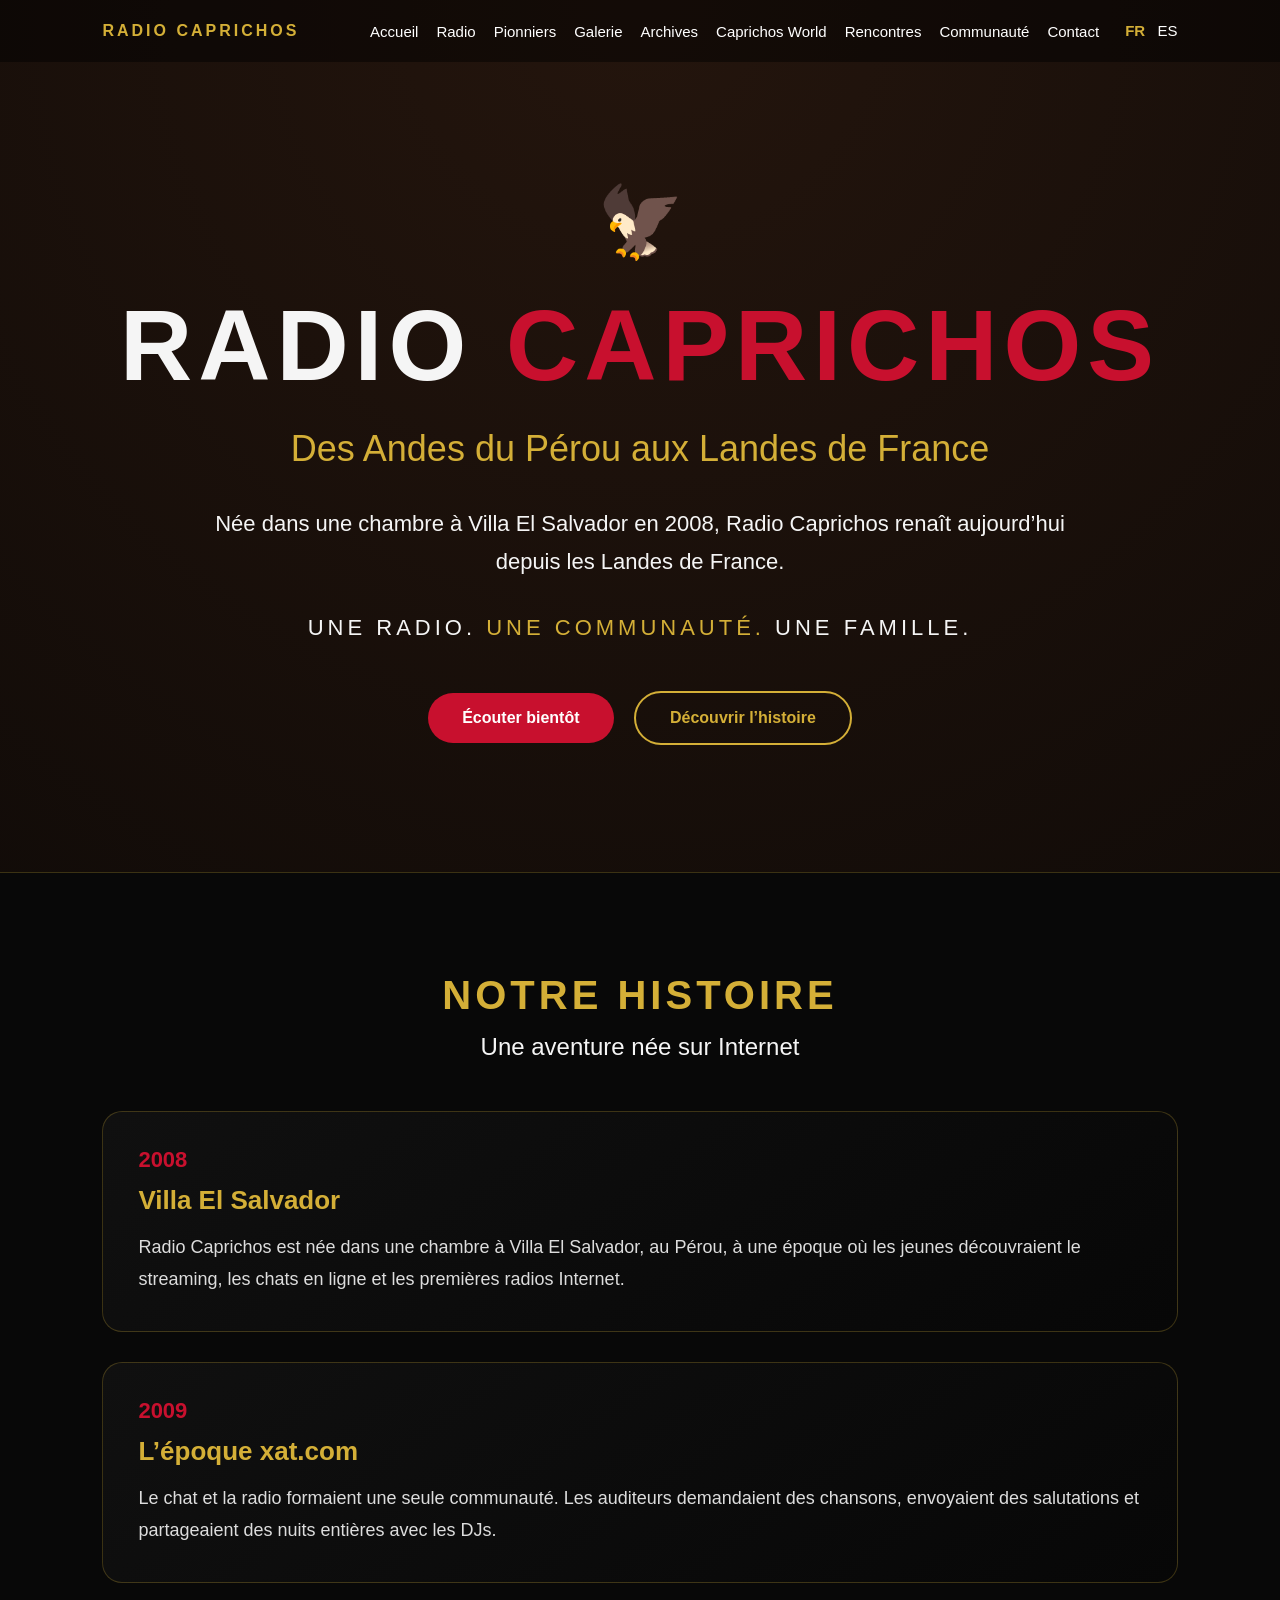
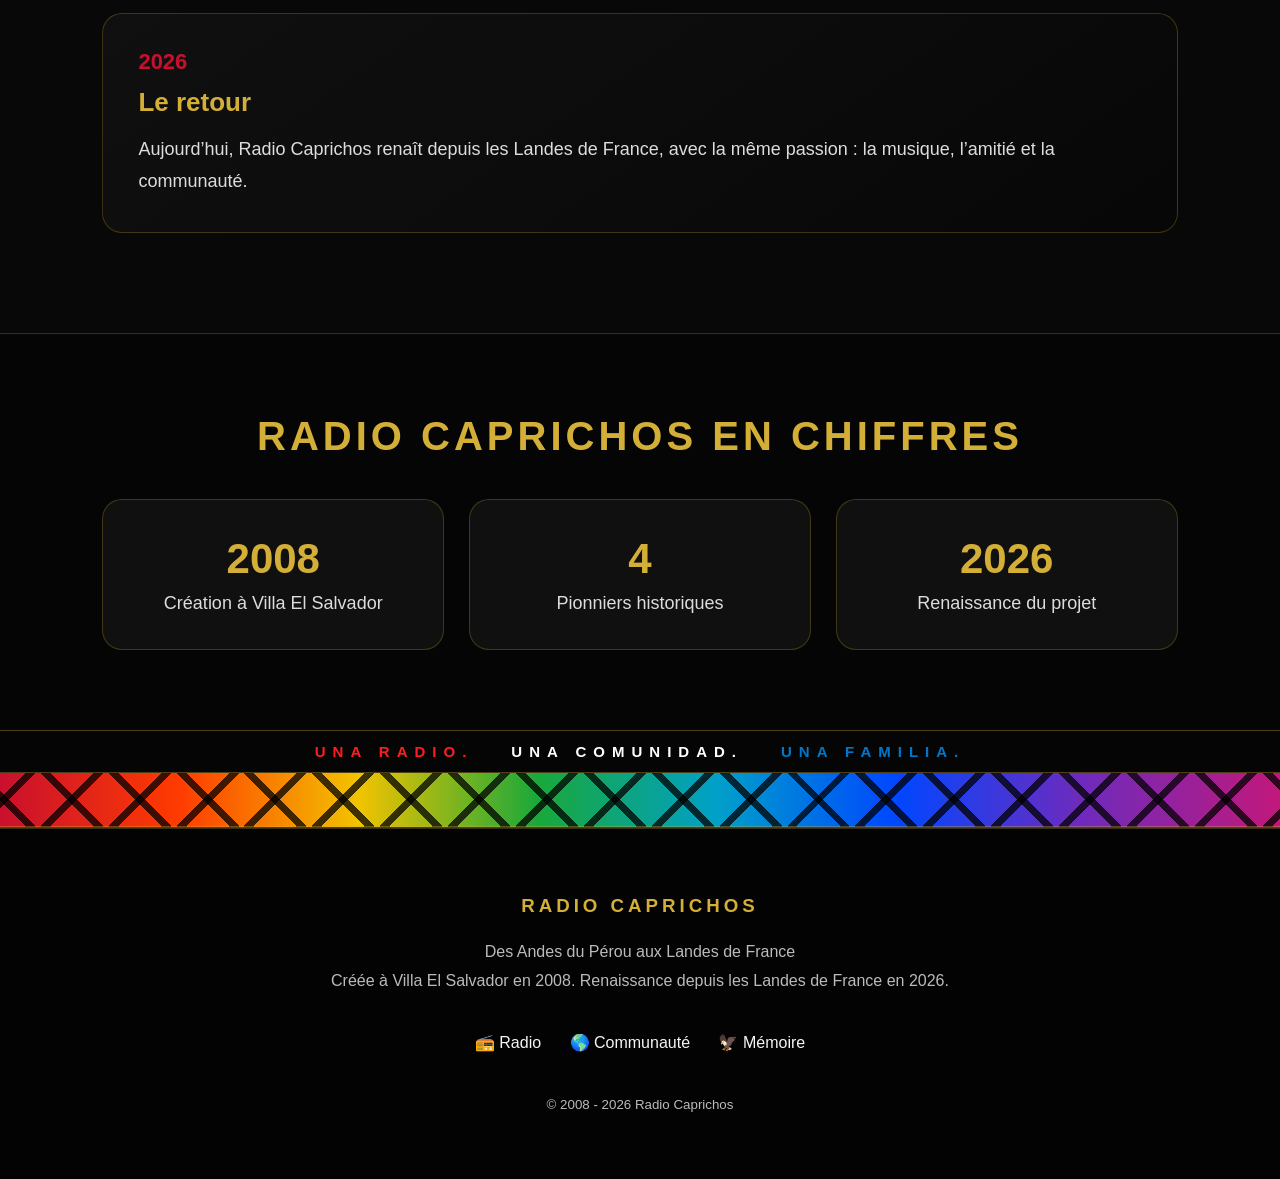
<file: index.html>
<!DOCTYPE html>
<html lang="fr">
<head>
  <meta charset="UTF-8">
  <meta name="viewport" content="width=device-width, initial-scale=1.0">
  <title>Radio Caprichos</title>
  <link rel="stylesheet" href="style.css">
</head>

<body>

<header>
  <div class="brand">RADIO CAPRICHOS</div>

  <nav>
    <a href="index.html" data-i18n="navHome">Accueil</a>
    <a href="radio.html" data-i18n="navRadio">Radio</a>
    <a href="pionniers.html" data-i18n="navPioneers">Pionniers</a>
    <a href="galerie.html" data-i18n="navGallery">Galerie</a>
    <a href="archives.html" data-i18n="navArchives">Archives</a>
    <a href="caprichos-world.html">Caprichos World</a>
    <a href="rencontres.html" data-i18n="navMeetings">Rencontres</a>
    <a href="communaute.html" data-i18n="navCommunity">Communauté</a>
    <a href="contact.html" data-i18n="navContact">Contact</a>

    <span class="lang">
      <button onclick="setLang('fr')" id="btn-fr" class="active">FR</button>
      <button onclick="setLang('es')" id="btn-es">ES</button>
    </span>
  </nav>
</header>

<section class="hero">
  <div>
    <div class="condor">🦅</div>

    <h1>RADIO <span>CAPRICHOS</span></h1>

    <div class="slogan" data-i18n="slogan">
      Des Andes du Pérou aux Landes de France
    </div>

    <p class="text" data-i18n="intro">
      Née dans une chambre à Villa El Salvador en 2008,
      Radio Caprichos renaît aujourd’hui depuis les Landes de France.
    </p>

    <div class="identity" data-i18n-html="identity">
      UNE RADIO. <span>UNE COMMUNAUTÉ.</span> UNE FAMILLE.
    </div>

    <div class="buttons">
      <a href="radio.html" class="btn btn-primary" data-i18n="btnRadio">Écouter bientôt</a>
      <a href="pionniers.html" class="btn btn-secondary" data-i18n="btnHistory">Découvrir l’histoire</a>
    </div>
  </div>
</section>

<section class="dark-section">
  <h2 class="section-title" data-i18n="historyTitle">NOTRE HISTOIRE</h2>

  <div class="section-subtitle" data-i18n="historySubtitle">
    Une aventure née sur Internet
  </div>

  <div class="timeline">

    <div class="card">
      <div class="year">2008</div>
      <h3 data-i18n="card1Title">Villa El Salvador</h3>
      <p data-i18n="card1Text">
        Radio Caprichos est née dans une chambre à Villa El Salvador,
        au Pérou, à une époque où les jeunes découvraient le streaming,
        les chats en ligne et les premières radios Internet.
      </p>
    </div>

    <div class="card">
      <div class="year">2009</div>
      <h3 data-i18n="card2Title">L’époque xat.com</h3>
      <p data-i18n="card2Text">
        Le chat et la radio formaient une seule communauté.
        Les auditeurs demandaient des chansons, envoyaient des salutations
        et partageaient des nuits entières avec les DJs.
      </p>
    </div>

    <div class="card">
      <div class="year">2026</div>
      <h3 data-i18n="card3Title">Le retour</h3>
      <p data-i18n="card3Text">
        Aujourd’hui, Radio Caprichos renaît depuis les Landes de France,
        avec la même passion : la musique, l’amitié et la communauté.
      </p>
    </div>

  </div>
</section>

<section class="stats-section">
  <h2 class="section-title" data-i18n="statsTitle">RADIO CAPRICHOS EN CHIFFRES</h2>

  <div class="stats-grid">

    <div class="stat-card">
      <h3>2008</h3>
      <p data-i18n="stat1">Création à Villa El Salvador</p>
    </div>

    <div class="stat-card">
      <h3>4</h3>
      <p data-i18n="stat2">Pionniers historiques</p>
    </div>

    <div class="stat-card">
      <h3>2026</h3>
      <p data-i18n="stat3">Renaissance du projet</p>
    </div>

  </div>
</section>

  <div class="banda-caprichos">
  <div class="banda-texto">
    <span class="rojo">UNA RADIO.</span>
    <span>UNA COMUNIDAD.</span>
    <span class="azul">UNA FAMILIA.</span>
  </div>
  <div class="banda-decoracion"></div>
</div>

<footer>
  <h3>RADIO CAPRICHOS</h3>

  <p data-i18n="footerSlogan">
    Des Andes du Pérou aux Landes de France
  </p>

  <p data-i18n="footerText">
    Créée à Villa El Salvador en 2008. Renaissance depuis les Landes de France en 2026.
  </p>

  <div class="footer-tags">
    <span>📻 Radio</span>
    <span>🌎 Communauté</span>
    <span>🦅 Mémoire</span>
  </div>

  <small>© 2008 - 2026 Radio Caprichos</small>
</footer>

<script>
const translations = {
  fr: {
    navHome: "Accueil",
    navRadio: "Radio",
    navPioneers: "Pionniers",
    navGallery: "Galerie",
    navArchives: "Archives",
    navMeetings: "Rencontres",
    navCommunity: "Communauté",
    navContact: "Contact",
    slogan: "Des Andes du Pérou aux Landes de France",
    intro: "Née dans une chambre à Villa El Salvador en 2008, Radio Caprichos renaît aujourd’hui depuis les Landes de France.",
    identity: "UNE RADIO. <span>UNE COMMUNAUTÉ.</span> UNE FAMILLE.",
    btnRadio: "Écouter bientôt",
    btnHistory: "Découvrir l’histoire",
    historyTitle: "NOTRE HISTOIRE",
    historySubtitle: "Une aventure née sur Internet",
    card1Title: "Villa El Salvador",
    card1Text: "Radio Caprichos est née dans une chambre à Villa El Salvador, au Pérou, à une époque où les jeunes découvraient le streaming, les chats en ligne et les premières radios Internet.",
    card2Title: "L’époque xat.com",
    card2Text: "Le chat et la radio formaient une seule communauté. Les auditeurs demandaient des chansons, envoyaient des salutations et partageaient des nuits entières avec les DJs.",
    card3Title: "Le retour",
    card3Text: "Aujourd’hui, Radio Caprichos renaît depuis les Landes de France, avec la même passion : la musique, l’amitié et la communauté.",
    statsTitle: "RADIO CAPRICHOS EN CHIFFRES",
    stat1: "Création à Villa El Salvador",
    stat2: "Pionniers historiques",
    stat3: "Renaissance du projet",
    footerSlogan: "Des Andes du Pérou aux Landes de France",
    footerText: "Créée à Villa El Salvador en 2008. Renaissance depuis les Landes de France en 2026."
  },

  es: {
    navHome: "Inicio",
    navRadio: "Radio",
    navPioneers: "Pioneros",
    navGallery: "Galería",
    navArchives: "Archivos",
    navMeetings: "Encuentros",
    navCommunity: "Comunidad",
    navContact: "Contacto",
    slogan: "De los Andes del Perú a las Landes de Francia",
    intro: "Nacida en una habitación de Villa El Salvador en 2008, Radio Caprichos renace hoy desde las Landes de Francia.",
    identity: "UNA RADIO. <span>UNA COMUNIDAD.</span> UNA FAMILIA.",
    btnRadio: "Escuchar pronto",
    btnHistory: "Descubrir la historia",
    historyTitle: "NUESTRA HISTORIA",
    historySubtitle: "Una aventura nacida en Internet",
    card1Title: "Villa El Salvador",
    card1Text: "Radio Caprichos nació en una habitación de Villa El Salvador, Perú, en una época donde muchos jóvenes descubrían el streaming, los chats y las primeras radios por Internet.",
    card2Title: "La época xat.com",
    card2Text: "El chat y la radio formaban una sola comunidad. Los oyentes pedían canciones, enviaban saludos y compartían noches enteras con los DJs.",
    card3Title: "El regreso",
    card3Text: "Hoy Radio Caprichos renace desde las Landes de Francia con la misma pasión: la música, la amistad y la comunidad.",
    statsTitle: "RADIO CAPRICHOS EN CIFRAS",
    stat1: "Creación en Villa El Salvador",
    stat2: "Pioneros históricos",
    stat3: "Renacimiento del proyecto",
    footerSlogan: "De los Andes del Perú a las Landes de Francia",
    footerText: "Creada en Villa El Salvador en 2008. Renacimiento desde las Landes de Francia en 2026."
  }
};

function setLang(lang) {
  document.documentElement.lang = lang;

  document.querySelectorAll("[data-i18n]").forEach(el => {
    const key = el.getAttribute("data-i18n");
    el.textContent = translations[lang][key];
  });

  document.querySelectorAll("[data-i18n-html]").forEach(el => {
    const key = el.getAttribute("data-i18n-html");
    el.innerHTML = translations[lang][key];
  });

  document.getElementById("btn-fr").classList.toggle("active", lang === "fr");
  document.getElementById("btn-es").classList.toggle("active", lang === "es");
}
</script>

</body>
</html>
</file>
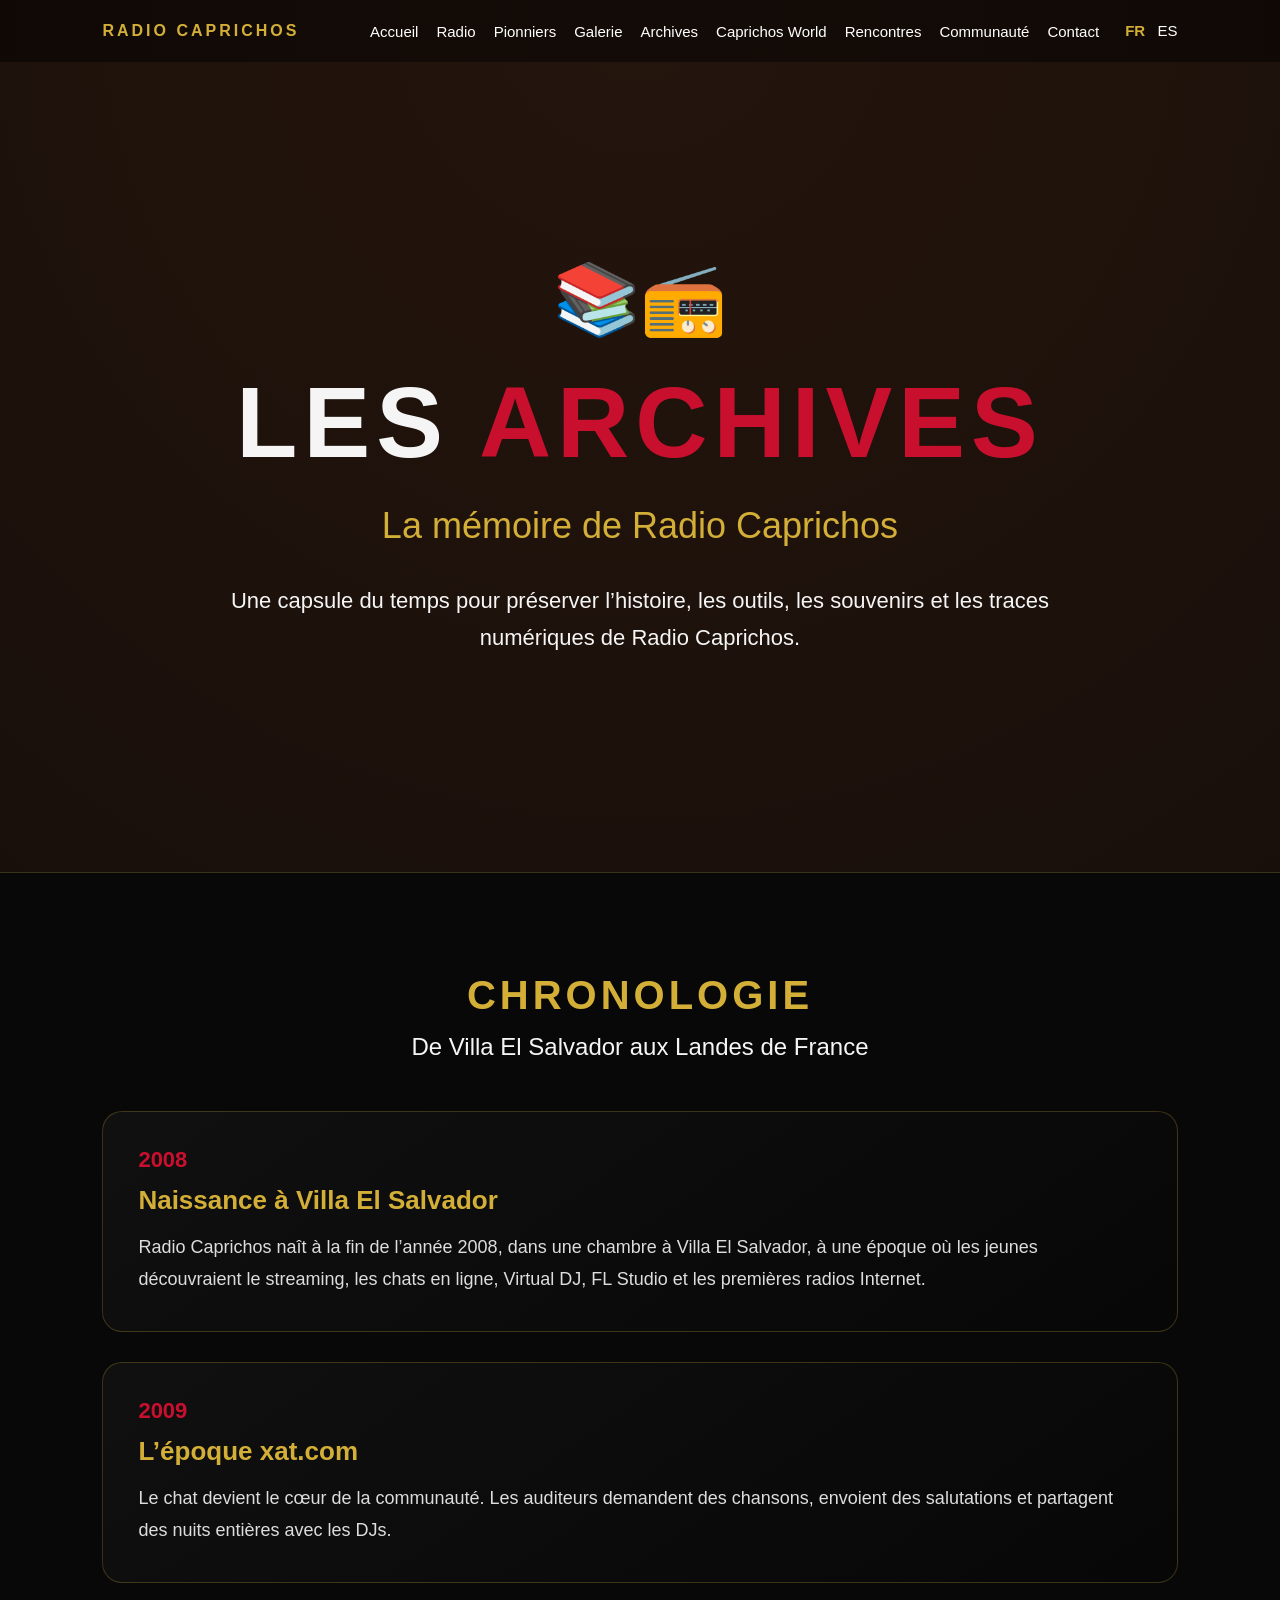
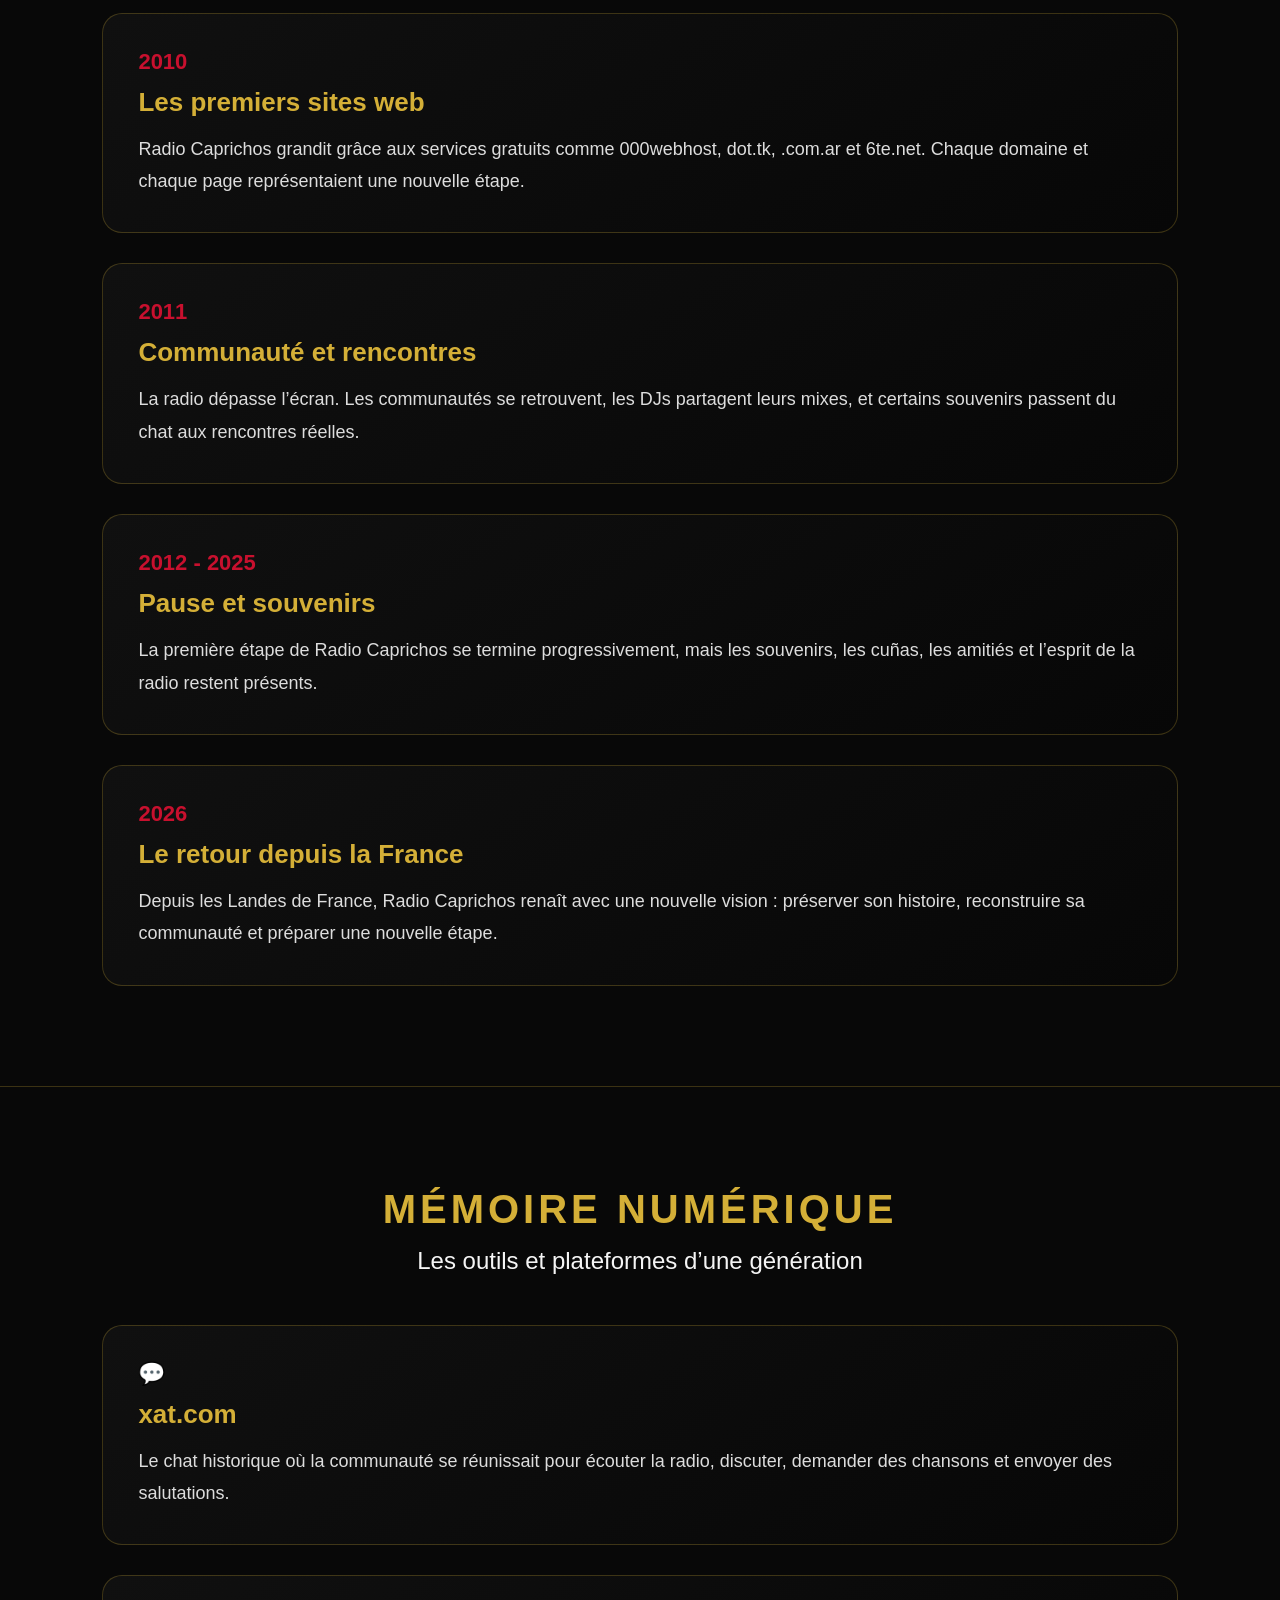
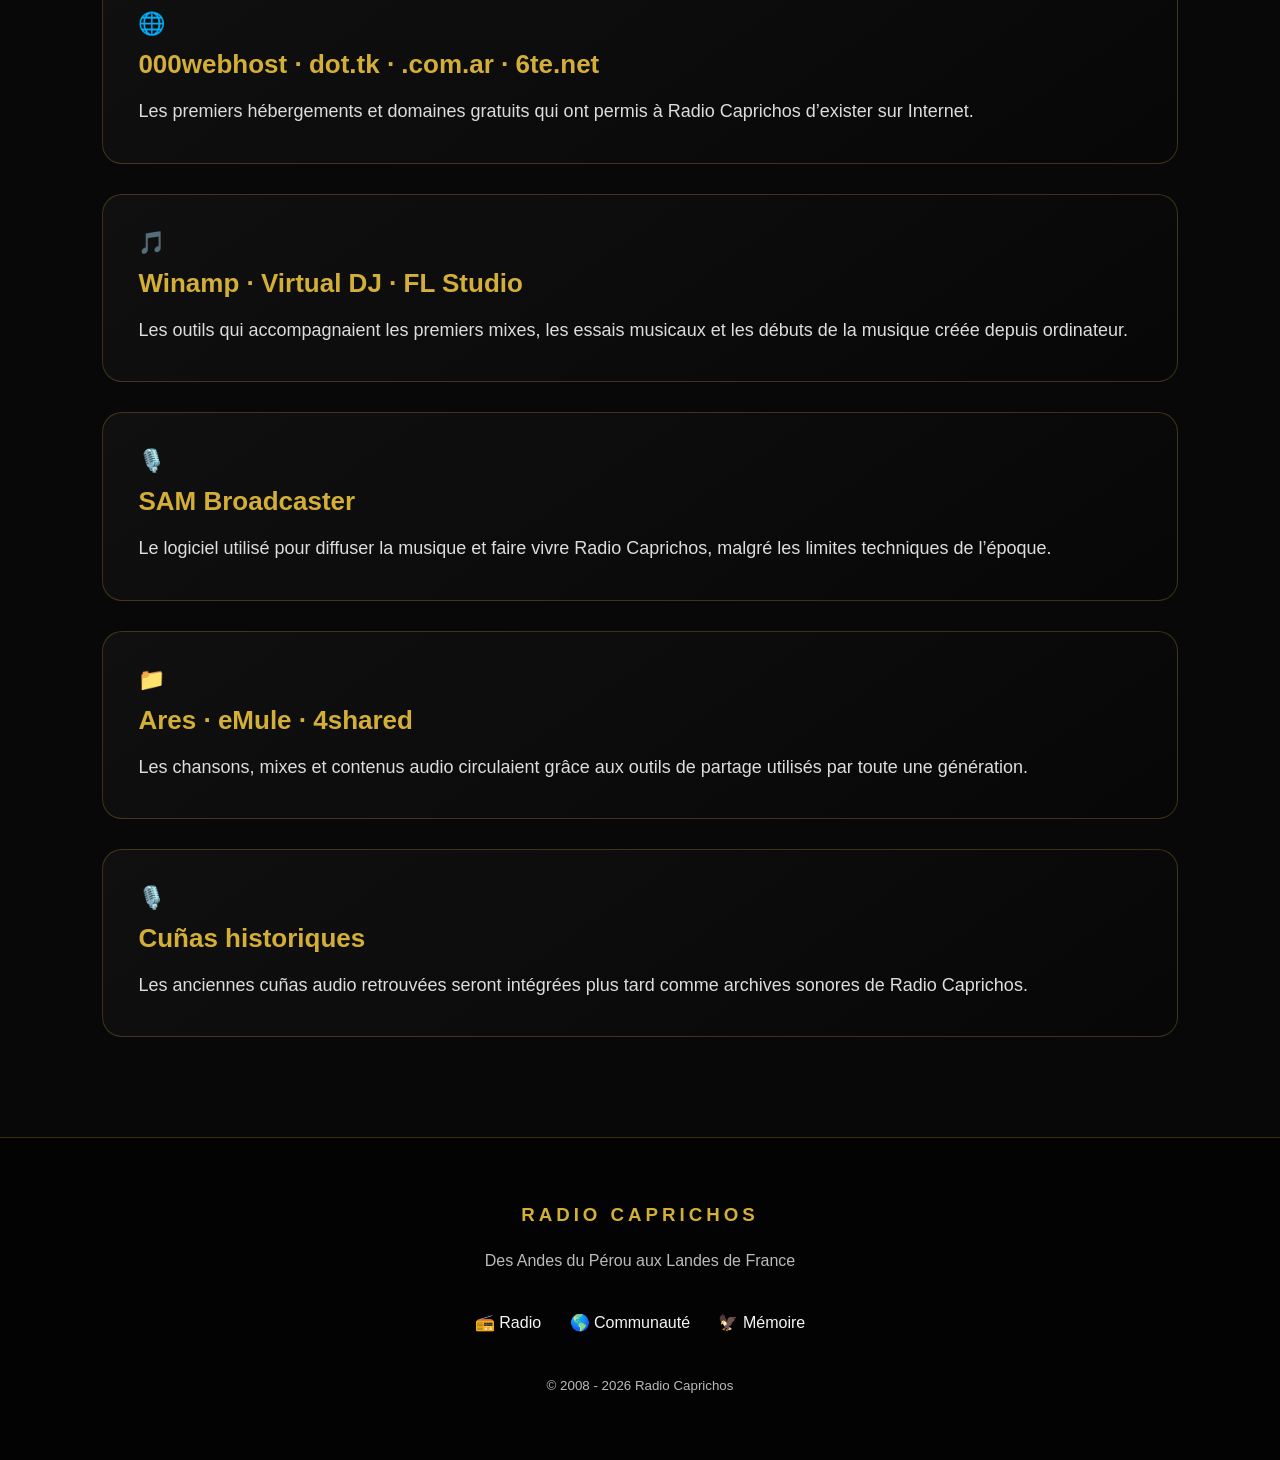
<file: archives.html>
<!DOCTYPE html>
<html lang="fr">
<head>
  <meta charset="UTF-8">
  <meta name="viewport" content="width=device-width, initial-scale=1.0">
  <title>Archives - Radio Caprichos</title>
  <link rel="stylesheet" href="style.css">
</head>

<body>

<header>
  <div class="brand">RADIO CAPRICHOS</div>

  <nav>
    <a href="index.html" data-i18n="navHome">Accueil</a>
    <a href="radio.html" data-i18n="navRadio">Radio</a>
    <a href="pionniers.html" data-i18n="navPioneers">Pionniers</a>
    <a href="galerie.html" data-i18n="navGallery">Galerie</a>
    <a href="archives.html" data-i18n="navArchives">Archives</a>
    <a href="caprichos-world.html">Caprichos World</a>
    <a href="rencontres.html" data-i18n="navMeetings">Rencontres</a>
    <a href="communaute.html" data-i18n="navCommunity">Communauté</a>
    <a href="contact.html" data-i18n="navContact">Contact</a>

    <span class="lang">
      <button onclick="setLang('fr')" id="btn-fr" class="active">FR</button>
      <button onclick="setLang('es')" id="btn-es">ES</button>
    </span>
  </nav>
</header>

<section class="hero">
  <div>
    <div class="condor">📚📻</div>

    <h1 data-i18n-html="pageTitle">LES <span>ARCHIVES</span></h1>

    <div class="slogan" data-i18n="subtitle">
      La mémoire de Radio Caprichos
    </div>

    <p class="text" data-i18n="intro">
      Une capsule du temps pour préserver l’histoire, les outils, les souvenirs
      et les traces numériques de Radio Caprichos.
    </p>
  </div>
</section>

<section class="dark-section">
  <h2 class="section-title" data-i18n="chronoTitle">CHRONOLOGIE</h2>

  <div class="section-subtitle" data-i18n="chronoSubtitle">
    De Villa El Salvador aux Landes de France
  </div>

  <div class="timeline">

    <div class="card">
      <div class="year">2008</div>
      <h3 data-i18n="t2008Title">Naissance à Villa El Salvador</h3>
      <p data-i18n="t2008Text">
        Radio Caprichos naît à la fin de l’année 2008, dans une chambre à Villa El Salvador,
        à une époque où les jeunes découvraient le streaming, les chats en ligne,
        Virtual DJ, FL Studio et les premières radios Internet.
      </p>
    </div>

    <div class="card">
      <div class="year">2009</div>
      <h3 data-i18n="t2009Title">L’époque xat.com</h3>
      <p data-i18n="t2009Text">
        Le chat devient le cœur de la communauté. Les auditeurs demandent des chansons,
        envoient des salutations et partagent des nuits entières avec les DJs.
      </p>
    </div>

    <div class="card">
      <div class="year">2010</div>
      <h3 data-i18n="t2010Title">Les premiers sites web</h3>
      <p data-i18n="t2010Text">
        Radio Caprichos grandit grâce aux services gratuits comme 000webhost,
        dot.tk, .com.ar et 6te.net. Chaque domaine et chaque page représentaient
        une nouvelle étape.
      </p>
    </div>

    <div class="card">
      <div class="year">2011</div>
      <h3 data-i18n="t2011Title">Communauté et rencontres</h3>
      <p data-i18n="t2011Text">
        La radio dépasse l’écran. Les communautés se retrouvent, les DJs partagent
        leurs mixes, et certains souvenirs passent du chat aux rencontres réelles.
      </p>
    </div>

    <div class="card">
      <div class="year">2012 - 2025</div>
      <h3 data-i18n="pauseTitle">Pause et souvenirs</h3>
      <p data-i18n="pauseText">
        La première étape de Radio Caprichos se termine progressivement, mais les souvenirs,
        les cuñas, les amitiés et l’esprit de la radio restent présents.
      </p>
    </div>

    <div class="card">
      <div class="year">2026</div>
      <h3 data-i18n="returnTitle">Le retour depuis la France</h3>
      <p data-i18n="returnText">
        Depuis les Landes de France, Radio Caprichos renaît avec une nouvelle vision :
        préserver son histoire, reconstruire sa communauté et préparer une nouvelle étape.
      </p>
    </div>

  </div>
</section>

<section class="dark-section">
  <h2 class="section-title" data-i18n="memoryTitle">MÉMOIRE NUMÉRIQUE</h2>

  <div class="section-subtitle" data-i18n="memorySubtitle">
    Les outils et plateformes d’une génération
  </div>

  <div class="timeline">

    <div class="card">
      <div class="year">💬</div>
      <h3>xat.com</h3>
      <p data-i18n="xatText">
        Le chat historique où la communauté se réunissait pour écouter la radio,
        discuter, demander des chansons et envoyer des salutations.
      </p>
    </div>

    <div class="card">
      <div class="year">🌐</div>
      <h3>000webhost · dot.tk · .com.ar · 6te.net</h3>
      <p data-i18n="hostingText">
        Les premiers hébergements et domaines gratuits qui ont permis à Radio Caprichos
        d’exister sur Internet.
      </p>
    </div>

    <div class="card">
      <div class="year">🎵</div>
      <h3>Winamp · Virtual DJ · FL Studio</h3>
      <p data-i18n="musicText">
        Les outils qui accompagnaient les premiers mixes, les essais musicaux
        et les débuts de la musique créée depuis ordinateur.
      </p>
    </div>

    <div class="card">
      <div class="year">🎙️</div>
      <h3>SAM Broadcaster</h3>
      <p data-i18n="samText">
        Le logiciel utilisé pour diffuser la musique et faire vivre Radio Caprichos,
        malgré les limites techniques de l’époque.
      </p>
    </div>

    <div class="card">
      <div class="year">📁</div>
      <h3>Ares · eMule · 4shared</h3>
      <p data-i18n="sharedText">
        Les chansons, mixes et contenus audio circulaient grâce aux outils de partage
        utilisés par toute une génération.
      </p>
    </div>

    <div class="card">
      <div class="year">🎙️</div>
      <h3 data-i18n="audioTitle">Cuñas historiques</h3>
      <p data-i18n="audioText">
        Les anciennes cuñas audio retrouvées seront intégrées plus tard comme archives sonores
        de Radio Caprichos.
      </p>
    </div>

  </div>
</section>

<footer>
  <h3>RADIO CAPRICHOS</h3>

  <p data-i18n="footerSlogan">
    Des Andes du Pérou aux Landes de France
  </p>

  <div class="footer-tags">
    <span>📻 Radio</span>
    <span>🌎 Communauté</span>
    <span>🦅 Mémoire</span>
  </div>

  <small>© 2008 - 2026 Radio Caprichos</small>
</footer>

<script>
const translations = {
  fr: {
    navHome: "Accueil",
    navRadio: "Radio",
    navPioneers: "Pionniers",
    navGallery: "Galerie",
    navArchives: "Archives",
    navMeetings: "Rencontres",
    navCommunity: "Communauté",
    navContact: "Contact",

    pageTitle: "LES <span>ARCHIVES</span>",
    subtitle: "La mémoire de Radio Caprichos",
    intro: "Une capsule du temps pour préserver l’histoire, les outils, les souvenirs et les traces numériques de Radio Caprichos.",

    chronoTitle: "CHRONOLOGIE",
    chronoSubtitle: "De Villa El Salvador aux Landes de France",

    t2008Title: "Naissance à Villa El Salvador",
    t2008Text: "Radio Caprichos naît à la fin de l’année 2008, dans une chambre à Villa El Salvador, à une époque où les jeunes découvraient le streaming, les chats en ligne, Virtual DJ, FL Studio et les premières radios Internet.",

    t2009Title: "L’époque xat.com",
    t2009Text: "Le chat devient le cœur de la communauté. Les auditeurs demandent des chansons, envoient des salutations et partagent des nuits entières avec les DJs.",

    t2010Title: "Les premiers sites web",
    t2010Text: "Radio Caprichos grandit grâce aux services gratuits comme 000webhost, dot.tk, .com.ar et 6te.net. Chaque domaine et chaque page représentaient une nouvelle étape.",

    t2011Title: "Communauté et rencontres",
    t2011Text: "La radio dépasse l’écran. Les communautés se retrouvent, les DJs partagent leurs mixes, et certains souvenirs passent du chat aux rencontres réelles.",

    pauseTitle: "Pause et souvenirs",
    pauseText: "La première étape de Radio Caprichos se termine progressivement, mais les souvenirs, les cuñas, les amitiés et l’esprit de la radio restent présents.",

    returnTitle: "Le retour depuis la France",
    returnText: "Depuis les Landes de France, Radio Caprichos renaît avec une nouvelle vision : préserver son histoire, reconstruire sa communauté et préparer une nouvelle étape.",

    memoryTitle: "MÉMOIRE NUMÉRIQUE",
    memorySubtitle: "Les outils et plateformes d’une génération",

    xatText: "Le chat historique où la communauté se réunissait pour écouter la radio, discuter, demander des chansons et envoyer des salutations.",
    hostingText: "Les premiers hébergements et domaines gratuits qui ont permis à Radio Caprichos d’exister sur Internet.",
    musicText: "Les outils qui accompagnaient les premiers mixes, les essais musicaux et les débuts de la musique créée depuis ordinateur.",
    samText: "Le logiciel utilisé pour diffuser la musique et faire vivre Radio Caprichos, malgré les limites techniques de l’époque.",
    sharedText: "Les chansons, mixes et contenus audio circulaient grâce aux outils de partage utilisés par toute une génération.",
    audioTitle: "Cuñas historiques",
    audioText: "Les anciennes cuñas audio retrouvées seront intégrées plus tard comme archives sonores de Radio Caprichos.",

    footerSlogan: "Des Andes du Pérou aux Landes de France"
  },

  es: {
    navHome: "Inicio",
    navRadio: "Radio",
    navPioneers: "Pioneros",
    navGallery: "Galería",
    navArchives: "Archivos",
    navMeetings: "Encuentros",
    navCommunity: "Comunidad",
    navContact: "Contacto",

    pageTitle: "LOS <span>ARCHIVOS</span>",
    subtitle: "La memoria de Radio Caprichos",
    intro: "Una cápsula del tiempo para preservar la historia, las herramientas, los recuerdos y las huellas digitales de Radio Caprichos.",

    chronoTitle: "CRONOLOGÍA",
    chronoSubtitle: "De Villa El Salvador a las Landes de Francia",

    t2008Title: "Nacimiento en Villa El Salvador",
    t2008Text: "Radio Caprichos nace a finales del año 2008, en una habitación de Villa El Salvador, en una época donde los jóvenes descubrían el streaming, los chats en línea, Virtual DJ, FL Studio y las primeras radios por Internet.",

    t2009Title: "La época xat.com",
    t2009Text: "El chat se convierte en el corazón de la comunidad. Los oyentes pedían canciones, enviaban saludos y compartían noches enteras con los DJs.",

    t2010Title: "Las primeras páginas web",
    t2010Text: "Radio Caprichos crece gracias a servicios gratuitos como 000webhost, dot.tk, .com.ar y 6te.net. Cada dominio y cada página representaban una nueva etapa.",

    t2011Title: "Comunidad y encuentros",
    t2011Text: "La radio va más allá de la pantalla. Las comunidades se encuentran, los DJs comparten sus mixes y algunos recuerdos pasan del chat a encuentros reales.",

    pauseTitle: "Pausa y recuerdos",
    pauseText: "La primera etapa de Radio Caprichos termina progresivamente, pero los recuerdos, las cuñas, las amistades y el espíritu de la radio permanecen.",

    returnTitle: "El regreso desde Francia",
    returnText: "Desde las Landes de Francia, Radio Caprichos renace con una nueva visión: preservar su historia, reconstruir su comunidad y preparar una nueva etapa.",

    memoryTitle: "MEMORIA DIGITAL",
    memorySubtitle: "Las herramientas y plataformas de una generación",

    xatText: "El chat histórico donde la comunidad se reunía para escuchar la radio, conversar, pedir canciones y enviar saludos.",
    hostingText: "Los primeros hostings y dominios gratuitos que permitieron a Radio Caprichos existir en Internet.",
    musicText: "Las herramientas que acompañaban los primeros mixes, las pruebas musicales y los inicios de la música creada desde computadora.",
    samText: "El software utilizado para transmitir música y dar vida a Radio Caprichos, incluso con las limitaciones técnicas de la época.",
    sharedText: "Las canciones, mixes y contenidos de audio circulaban gracias a las herramientas de intercambio usadas por toda una generación.",
    audioTitle: "Cuñas históricas",
    audioText: "Las antiguas cuñas de audio recuperadas serán integradas más adelante como archivos sonoros de Radio Caprichos.",

    footerSlogan: "De los Andes del Perú a las Landes de Francia"
  }
};

function setLang(lang) {
  document.documentElement.lang = lang;

  document.querySelectorAll("[data-i18n]").forEach(el => {
    const key = el.getAttribute("data-i18n");
    el.textContent = translations[lang][key];
  });

  document.querySelectorAll("[data-i18n-html]").forEach(el => {
    const key = el.getAttribute("data-i18n-html");
    el.innerHTML = translations[lang][key];
  });

  document.getElementById("btn-fr").classList.toggle("active", lang === "fr");
  document.getElementById("btn-es").classList.toggle("active", lang === "es");
}
</script>

</body>
</html>
</file>
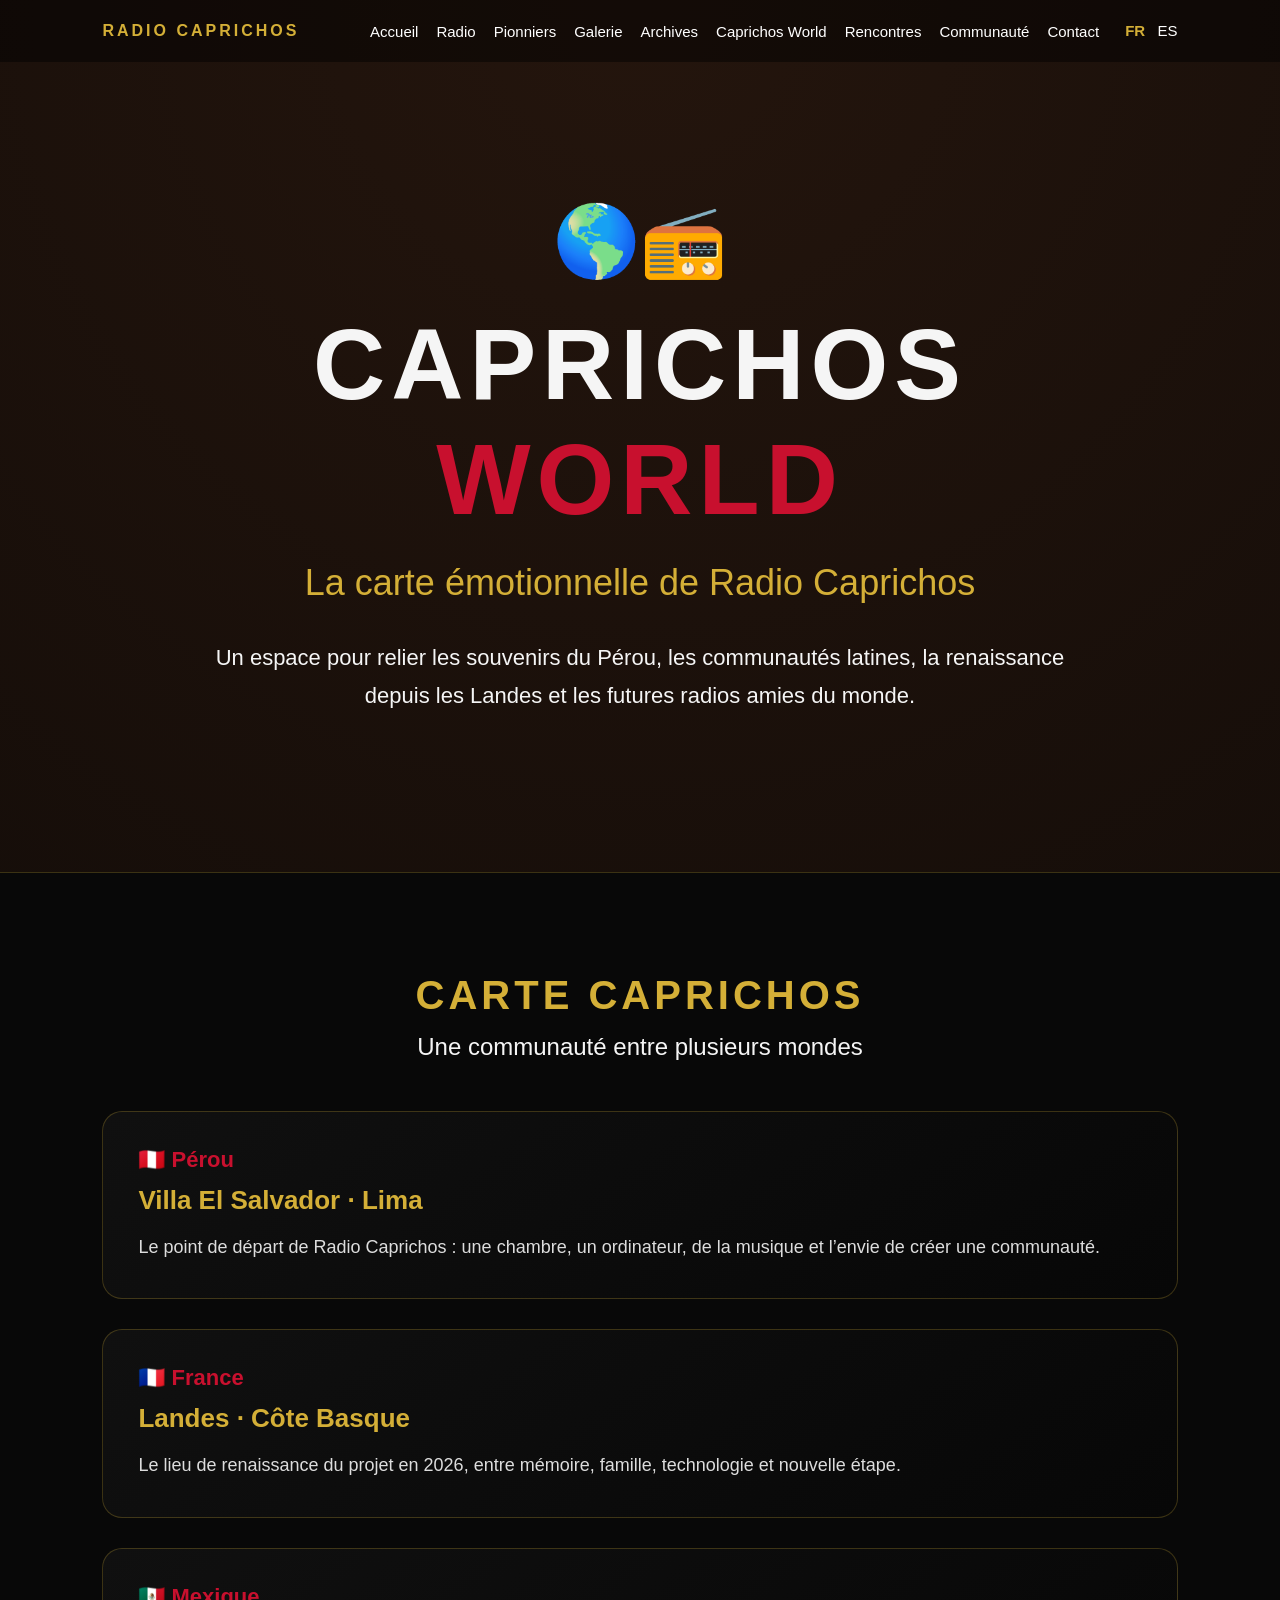
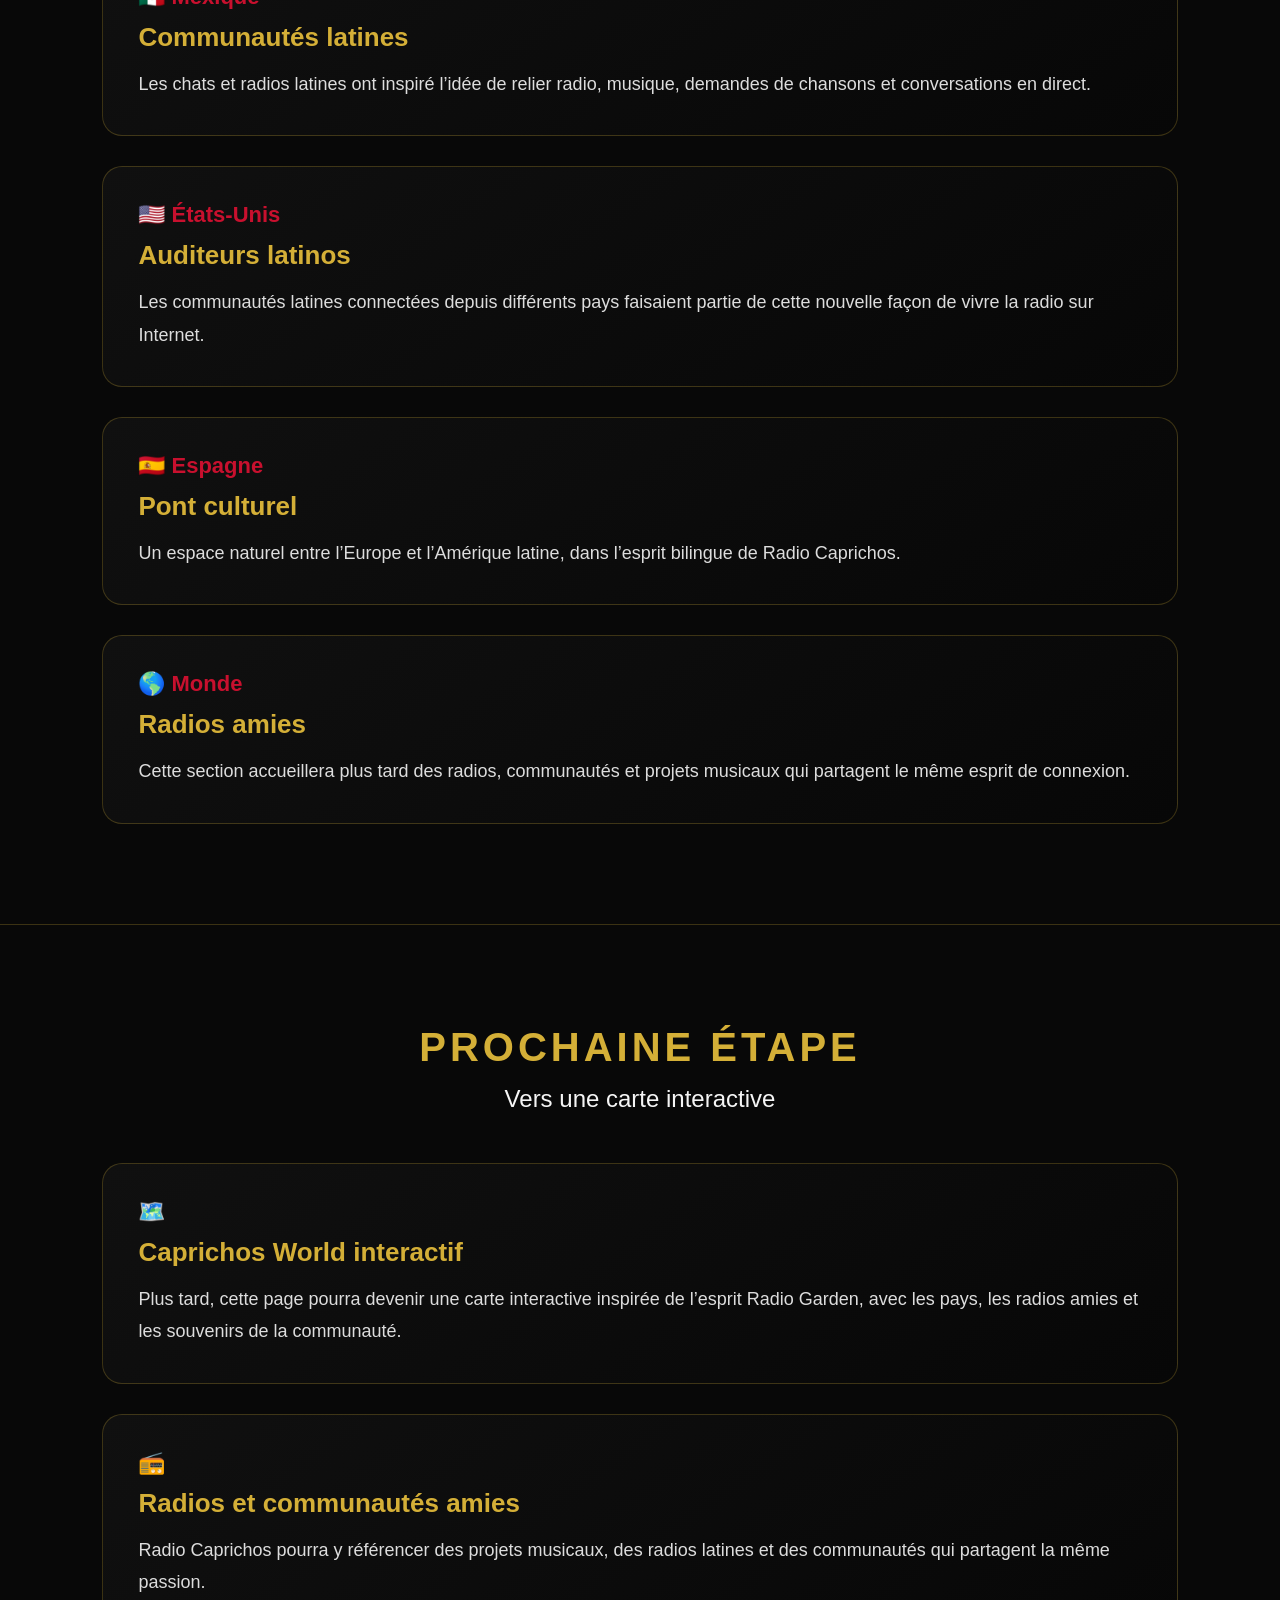
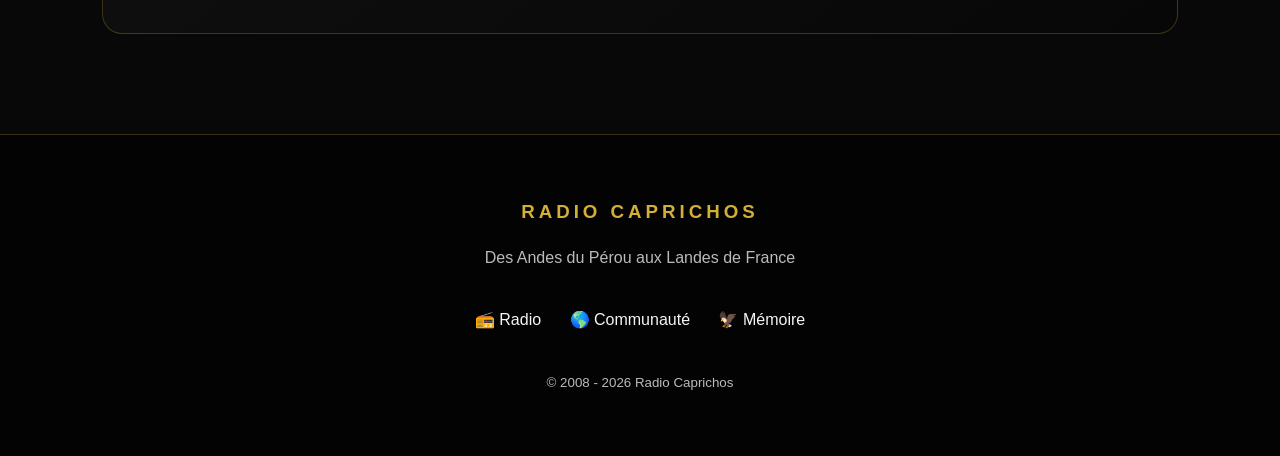
<file: caprichos-world.html>
<!DOCTYPE html>
<html lang="fr">
<head>
  <meta charset="UTF-8">
  <meta name="viewport" content="width=device-width, initial-scale=1.0">
  <title>Caprichos World - Radio Caprichos</title>
  <link rel="stylesheet" href="style.css">
</head>

<body>

<header>
  <div class="brand">RADIO CAPRICHOS</div>

  <nav>
    <a href="index.html" data-i18n="navHome">Accueil</a>
    <a href="radio.html" data-i18n="navRadio">Radio</a>
    <a href="pionniers.html" data-i18n="navPioneers">Pionniers</a>
    <a href="galerie.html" data-i18n="navGallery">Galerie</a>
    <a href="archives.html" data-i18n="navArchives">Archives</a>
    <a href="caprichos-world.html">Caprichos World</a>
    <a href="rencontres.html" data-i18n="navMeetings">Rencontres</a>
    <a href="communaute.html" data-i18n="navCommunity">Communauté</a>
    <a href="contact.html" data-i18n="navContact">Contact</a>

    <span class="lang">
      <button onclick="setLang('fr')" id="btn-fr" class="active">FR</button>
      <button onclick="setLang('es')" id="btn-es">ES</button>
    </span>
  </nav>
</header>

<section class="hero">
  <div>
    <div class="condor">🌎📻</div>

    <h1>CAPRICHOS <span>WORLD</span></h1>

    <div class="slogan" data-i18n="subtitle">
      La carte émotionnelle de Radio Caprichos
    </div>

    <p class="text" data-i18n="intro">
      Un espace pour relier les souvenirs du Pérou, les communautés latines,
      la renaissance depuis les Landes et les futures radios amies du monde.
    </p>
  </div>
</section>

<section class="dark-section">
  <h2 class="section-title" data-i18n="mapTitle">CARTE CAPRICHOS</h2>

  <div class="section-subtitle" data-i18n="mapSubtitle">
    Une communauté entre plusieurs mondes
  </div>

  <div class="timeline">

    <div class="card">
      <div class="year">🇵🇪 Pérou</div>
      <h3>Villa El Salvador · Lima</h3>
      <p data-i18n="peruText">
        Le point de départ de Radio Caprichos : une chambre, un ordinateur,
        de la musique et l’envie de créer une communauté.
      </p>
    </div>

    <div class="card">
      <div class="year">🇫🇷 France</div>
      <h3>Landes · Côte Basque</h3>
      <p data-i18n="franceText">
        Le lieu de renaissance du projet en 2026, entre mémoire, famille,
        technologie et nouvelle étape.
      </p>
    </div>

    <div class="card">
      <div class="year">🇲🇽 Mexique</div>
      <h3 data-i18n="mexicoTitle">Communautés latines</h3>
      <p data-i18n="mexicoText">
        Les chats et radios latines ont inspiré l’idée de relier radio, musique,
        demandes de chansons et conversations en direct.
      </p>
    </div>

    <div class="card">
      <div class="year">🇺🇸 États-Unis</div>
      <h3 data-i18n="usaTitle">Auditeurs latinos</h3>
      <p data-i18n="usaText">
        Les communautés latines connectées depuis différents pays faisaient partie
        de cette nouvelle façon de vivre la radio sur Internet.
      </p>
    </div>

    <div class="card">
      <div class="year">🇪🇸 Espagne</div>
      <h3 data-i18n="spainTitle">Pont culturel</h3>
      <p data-i18n="spainText">
        Un espace naturel entre l’Europe et l’Amérique latine, dans l’esprit bilingue
        de Radio Caprichos.
      </p>
    </div>

    <div class="card">
      <div class="year">🌎 Monde</div>
      <h3 data-i18n="worldTitle">Radios amies</h3>
      <p data-i18n="worldText">
        Cette section accueillera plus tard des radios, communautés et projets musicaux
        qui partagent le même esprit de connexion.
      </p>
    </div>

  </div>
</section>

<section class="dark-section">
  <h2 class="section-title" data-i18n="futureTitle">PROCHAINE ÉTAPE</h2>

  <div class="section-subtitle" data-i18n="futureSubtitle">
    Vers une carte interactive
  </div>

  <div class="timeline">

    <div class="card">
      <div class="year">🗺️</div>
      <h3 data-i18n="mapFutureTitle">Caprichos World interactif</h3>
      <p data-i18n="mapFutureText">
        Plus tard, cette page pourra devenir une carte interactive inspirée de l’esprit Radio Garden,
        avec les pays, les radios amies et les souvenirs de la communauté.
      </p>
    </div>

    <div class="card">
      <div class="year">📻</div>
      <h3 data-i18n="radioFutureTitle">Radios et communautés amies</h3>
      <p data-i18n="radioFutureText">
        Radio Caprichos pourra y référencer des projets musicaux, des radios latines
        et des communautés qui partagent la même passion.
      </p>
    </div>

  </div>
</section>

<footer>
  <h3>RADIO CAPRICHOS</h3>

  <p data-i18n="footerSlogan">
    Des Andes du Pérou aux Landes de France
  </p>

  <div class="footer-tags">
    <span>📻 Radio</span>
    <span>🌎 Communauté</span>
    <span>🦅 Mémoire</span>
  </div>

  <small>© 2008 - 2026 Radio Caprichos</small>
</footer>

<script>
const translations = {
  fr: {
    navHome: "Accueil",
    navRadio: "Radio",
    navPioneers: "Pionniers",
    navGallery: "Galerie",
    navArchives: "Archives",
    navMeetings: "Rencontres",
    navCommunity: "Communauté",
    navContact: "Contact",

    subtitle: "La carte émotionnelle de Radio Caprichos",
    intro: "Un espace pour relier les souvenirs du Pérou, les communautés latines, la renaissance depuis les Landes et les futures radios amies du monde.",

    mapTitle: "CARTE CAPRICHOS",
    mapSubtitle: "Une communauté entre plusieurs mondes",

    peruText: "Le point de départ de Radio Caprichos : une chambre, un ordinateur, de la musique et l’envie de créer une communauté.",
    franceText: "Le lieu de renaissance du projet en 2026, entre mémoire, famille, technologie et nouvelle étape.",

    mexicoTitle: "Communautés latines",
    mexicoText: "Les chats et radios latines ont inspiré l’idée de relier radio, musique, demandes de chansons et conversations en direct.",

    usaTitle: "Auditeurs latinos",
    usaText: "Les communautés latines connectées depuis différents pays faisaient partie de cette nouvelle façon de vivre la radio sur Internet.",

    spainTitle: "Pont culturel",
    spainText: "Un espace naturel entre l’Europe et l’Amérique latine, dans l’esprit bilingue de Radio Caprichos.",

    worldTitle: "Radios amies",
    worldText: "Cette section accueillera plus tard des radios, communautés et projets musicaux qui partagent le même esprit de connexion.",

    futureTitle: "PROCHAINE ÉTAPE",
    futureSubtitle: "Vers une carte interactive",

    mapFutureTitle: "Caprichos World interactif",
    mapFutureText: "Plus tard, cette page pourra devenir une carte interactive inspirée de l’esprit Radio Garden, avec les pays, les radios amies et les souvenirs de la communauté.",

    radioFutureTitle: "Radios et communautés amies",
    radioFutureText: "Radio Caprichos pourra y référencer des projets musicaux, des radios latines et des communautés qui partagent la même passion.",

    footerSlogan: "Des Andes du Pérou aux Landes de France"
  },

  es: {
    navHome: "Inicio",
    navRadio: "Radio",
    navPioneers: "Pioneros",
    navGallery: "Galería",
    navArchives: "Archivos",
    navMeetings: "Encuentros",
    navCommunity: "Comunidad",
    navContact: "Contacto",

    subtitle: "El mapa emocional de Radio Caprichos",
    intro: "Un espacio para conectar los recuerdos del Perú, las comunidades latinas, el renacimiento desde las Landes y las futuras radios amigas del mundo.",

    mapTitle: "MAPA CAPRICHOS",
    mapSubtitle: "Una comunidad entre varios mundos",

    peruText: "El punto de partida de Radio Caprichos: una habitación, una computadora, música y las ganas de crear una comunidad.",
    franceText: "El lugar donde renace el proyecto en 2026, entre memoria, familia, tecnología y una nueva etapa.",

    mexicoTitle: "Comunidades latinas",
    mexicoText: "Los chats y radios latinas inspiraron la idea de conectar radio, música, pedidos de canciones y conversaciones en directo.",

    usaTitle: "Oyentes latinos",
    usaText: "Las comunidades latinas conectadas desde distintos países formaban parte de esta nueva manera de vivir la radio por Internet.",

    spainTitle: "Puente cultural",
    spainText: "Un espacio natural entre Europa y América Latina, dentro del espíritu bilingüe de Radio Caprichos.",

    worldTitle: "Radios amigas",
    worldText: "Esta sección recibirá más adelante radios, comunidades y proyectos musicales que compartan el mismo espíritu de conexión.",

    futureTitle: "PRÓXIMA ETAPA",
    futureSubtitle: "Hacia un mapa interactivo",

    mapFutureTitle: "Caprichos World interactivo",
    mapFutureText: "Más adelante, esta página podrá convertirse en un mapa interactivo inspirado en el espíritu de Radio Garden, con países, radios amigas y recuerdos de la comunidad.",

    radioFutureTitle: "Radios y comunidades amigas",
    radioFutureText: "Radio Caprichos podrá referenciar proyectos musicales, radios latinas y comunidades que compartan la misma pasión.",

    footerSlogan: "De los Andes del Perú a las Landes de Francia"
  }
};

function setLang(lang) {
  document.documentElement.lang = lang;

  document.querySelectorAll("[data-i18n]").forEach(el => {
    const key = el.getAttribute("data-i18n");
    el.textContent = translations[lang][key];
  });

  document.getElementById("btn-fr").classList.toggle("active", lang === "fr");
  document.getElementById("btn-es").classList.toggle("active", lang === "es");
}
</script>

</body>
</html>
</file>
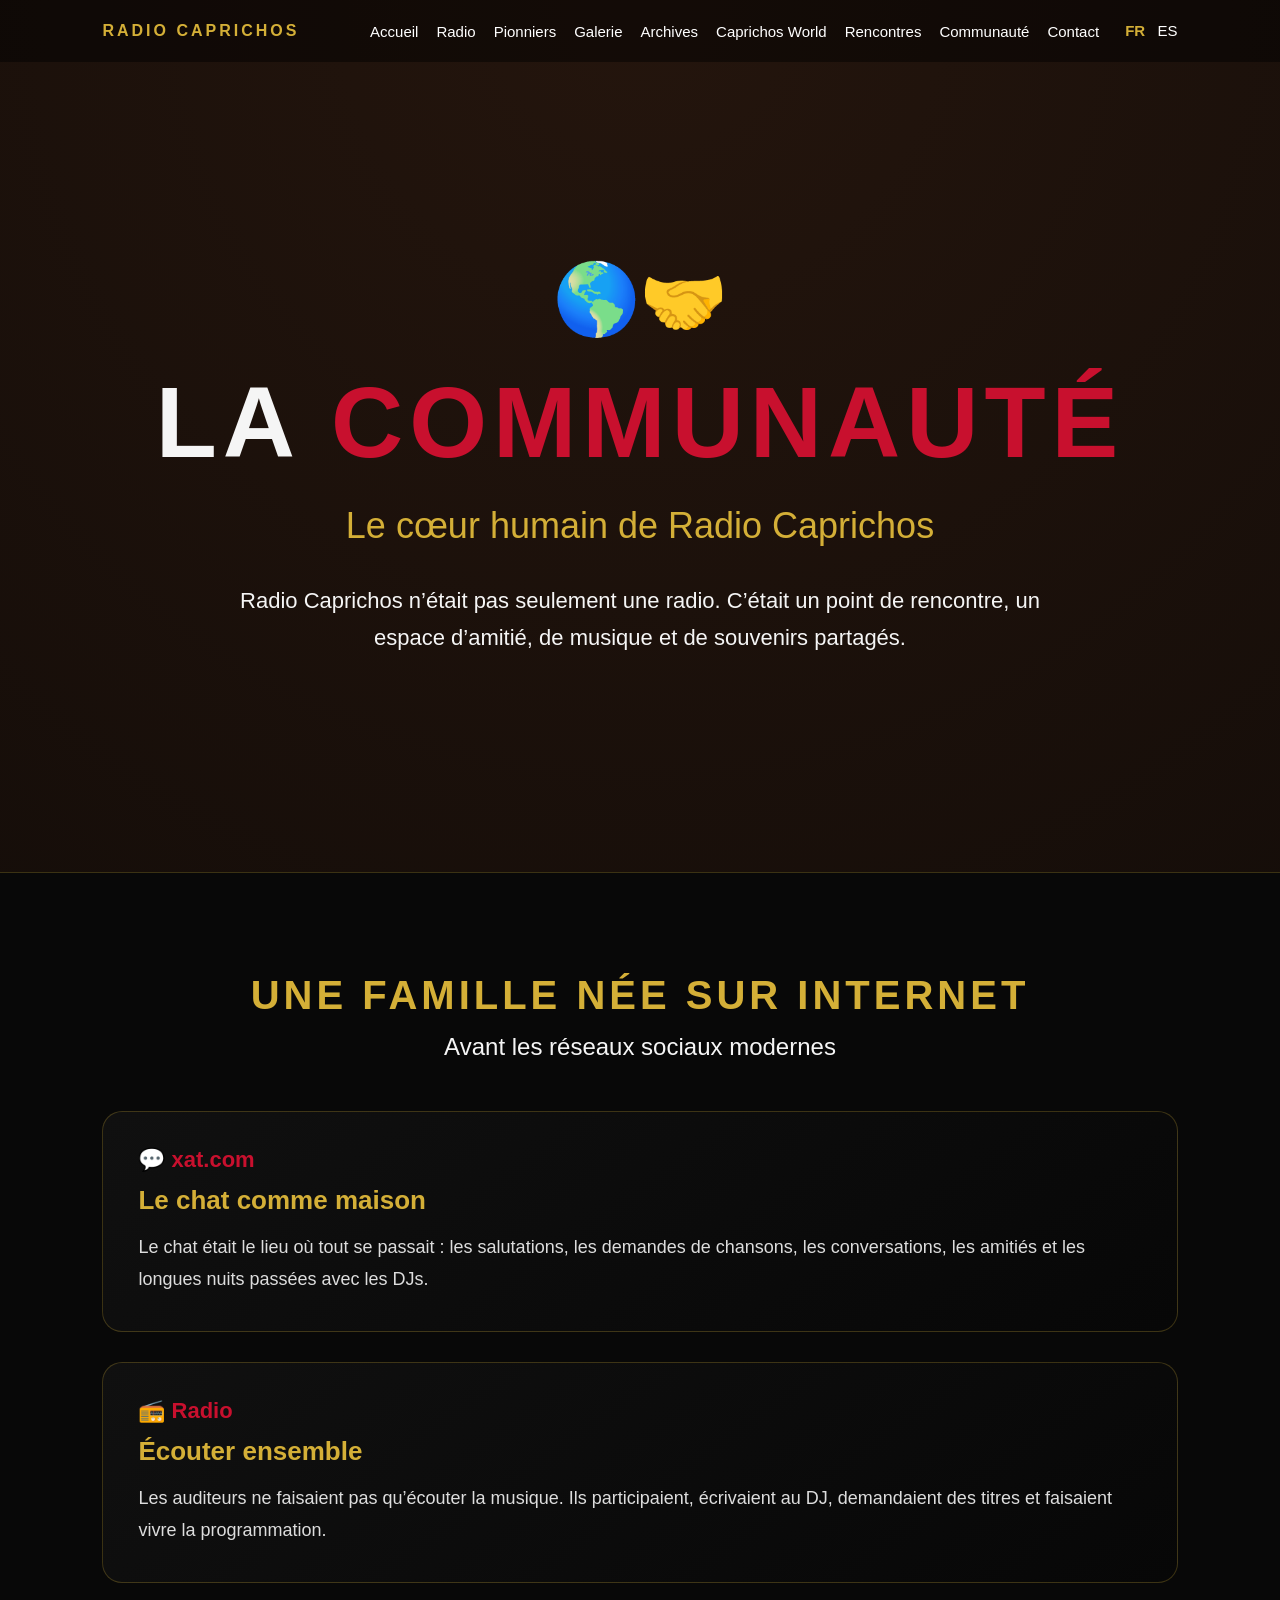
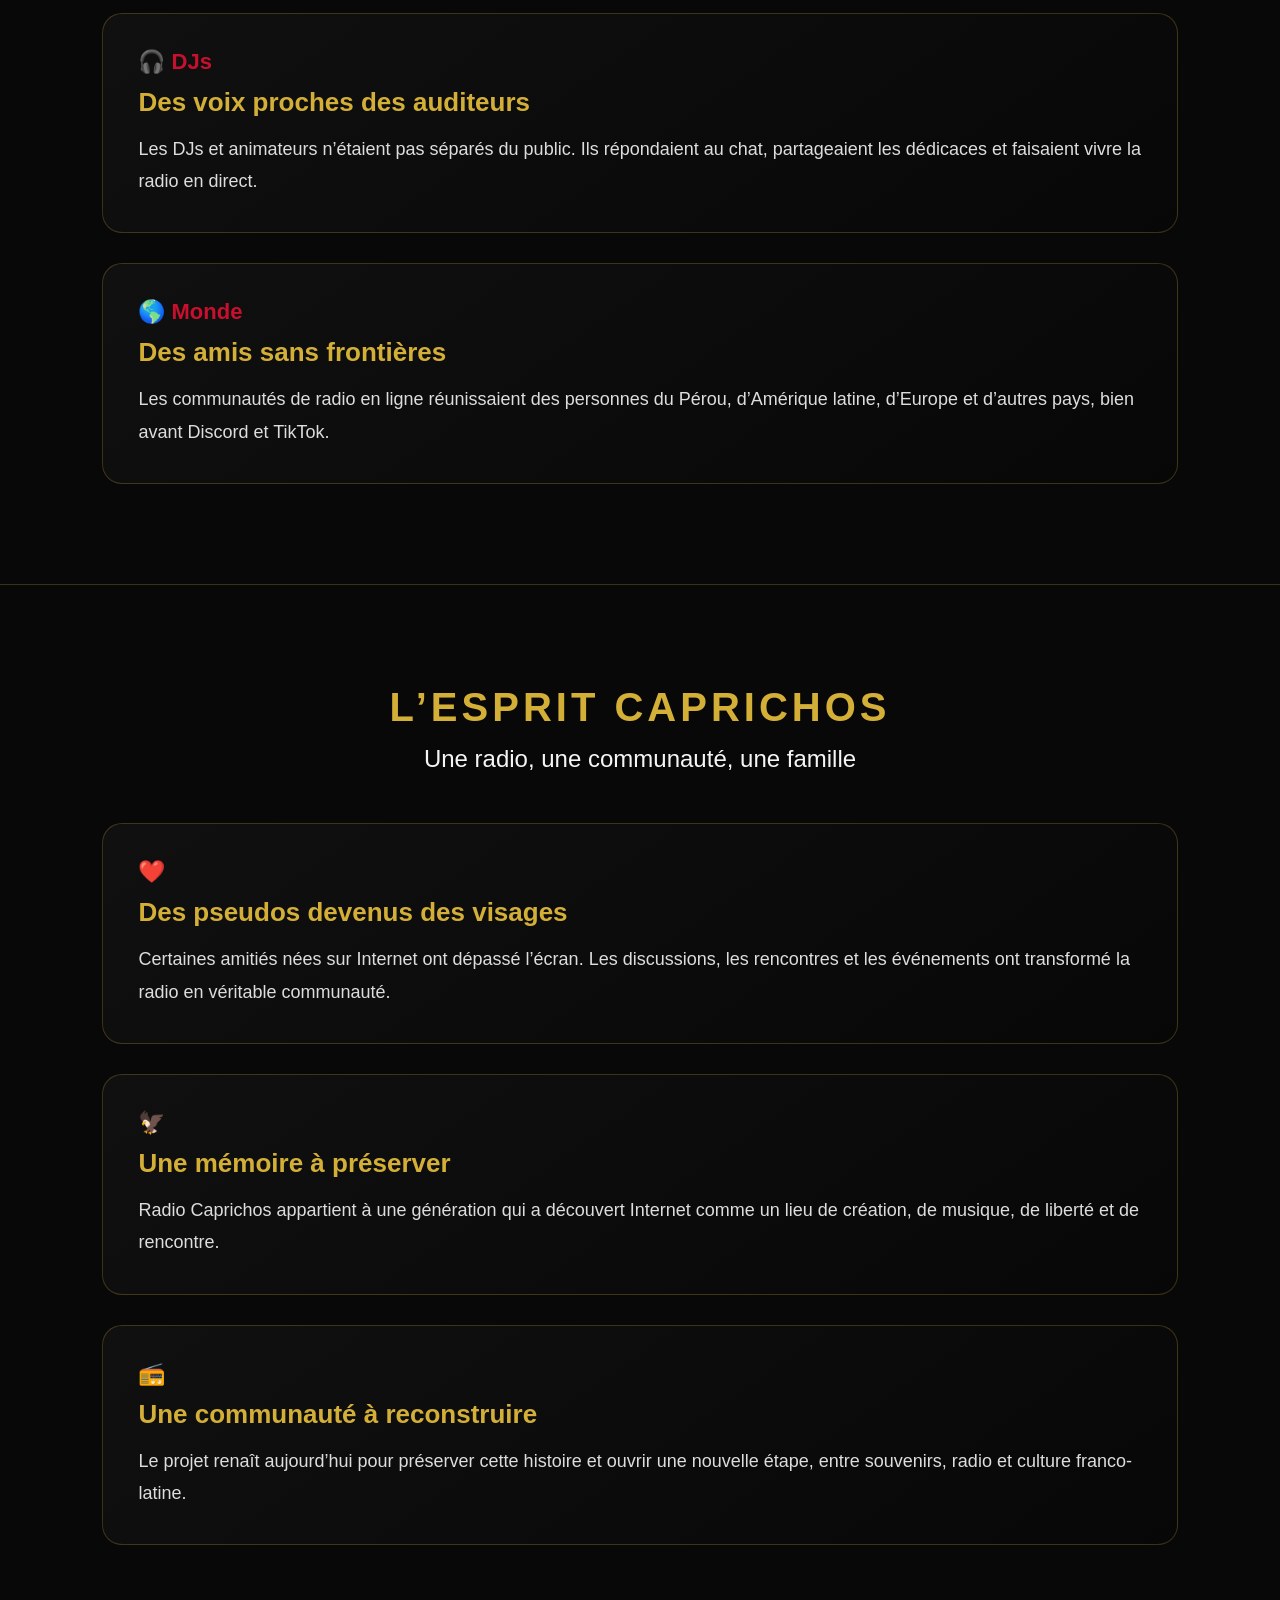
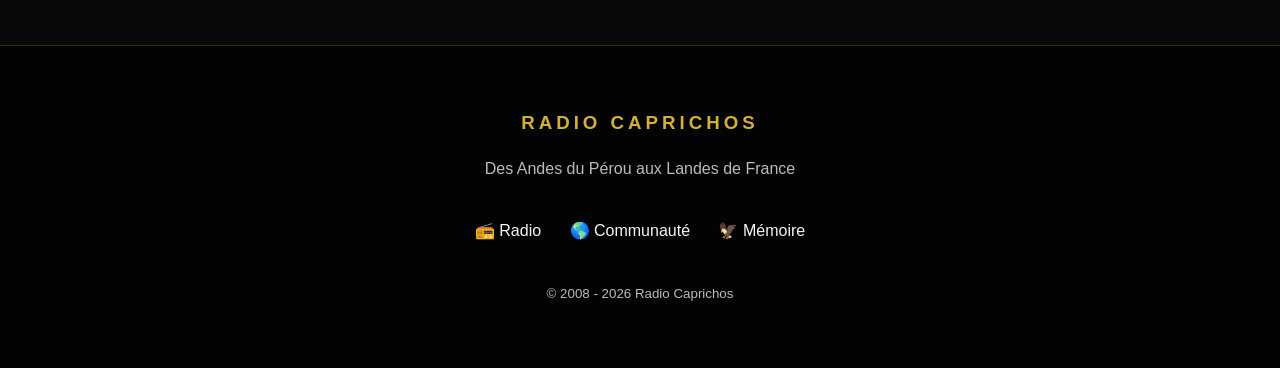
<file: communaute.html>
<!DOCTYPE html>
<html lang="fr">
<head>
  <meta charset="UTF-8">
  <meta name="viewport" content="width=device-width, initial-scale=1.0">
  <title>Communauté - Radio Caprichos</title>
  <link rel="stylesheet" href="style.css">
</head>

<body>

<header>
  <div class="brand">RADIO CAPRICHOS</div>

  <nav>
    <a href="index.html" data-i18n="navHome">Accueil</a>
    <a href="radio.html" data-i18n="navRadio">Radio</a>
    <a href="pionniers.html" data-i18n="navPioneers">Pionniers</a>
    <a href="galerie.html" data-i18n="navGallery">Galerie</a>
    <a href="archives.html" data-i18n="navArchives">Archives</a>
    <a href="caprichos-world.html">Caprichos World</a>
    <a href="rencontres.html" data-i18n="navMeetings">Rencontres</a>
    <a href="communaute.html" data-i18n="navCommunity">Communauté</a>
    <a href="contact.html" data-i18n="navContact">Contact</a>

    <span class="lang">
      <button onclick="setLang('fr')" id="btn-fr" class="active">FR</button>
      <button onclick="setLang('es')" id="btn-es">ES</button>
    </span>
  </nav>
</header>

<section class="hero">
  <div>
    <div class="condor">🌎🤝</div>

    <h1 data-i18n-html="pageTitle">LA <span>COMMUNAUTÉ</span></h1>

    <div class="slogan" data-i18n="subtitle">
      Le cœur humain de Radio Caprichos
    </div>

    <p class="text" data-i18n="intro">
      Radio Caprichos n’était pas seulement une radio. C’était un point de rencontre,
      un espace d’amitié, de musique et de souvenirs partagés.
    </p>
  </div>
</section>

<section class="dark-section">
  <h2 class="section-title" data-i18n="sectionTitle">UNE FAMILLE NÉE SUR INTERNET</h2>

  <div class="section-subtitle" data-i18n="sectionSubtitle">
    Avant les réseaux sociaux modernes
  </div>

  <div class="timeline">

    <div class="card">
      <div class="year">💬 xat.com</div>
      <h3 data-i18n="xatTitle">Le chat comme maison</h3>
      <p data-i18n="xatText">
        Le chat était le lieu où tout se passait : les salutations, les demandes de chansons,
        les conversations, les amitiés et les longues nuits passées avec les DJs.
      </p>
    </div>

    <div class="card">
      <div class="year">📻 Radio</div>
      <h3 data-i18n="radioTitle">Écouter ensemble</h3>
      <p data-i18n="radioText">
        Les auditeurs ne faisaient pas qu’écouter la musique. Ils participaient,
        écrivaient au DJ, demandaient des titres et faisaient vivre la programmation.
      </p>
    </div>

    <div class="card">
      <div class="year">🎧 DJs</div>
      <h3 data-i18n="djTitle">Des voix proches des auditeurs</h3>
      <p data-i18n="djText">
        Les DJs et animateurs n’étaient pas séparés du public. Ils répondaient au chat,
        partageaient les dédicaces et faisaient vivre la radio en direct.
      </p>
    </div>

    <div class="card">
      <div class="year">🌎 Monde</div>
      <h3 data-i18n="worldTitle">Des amis sans frontières</h3>
      <p data-i18n="worldText">
        Les communautés de radio en ligne réunissaient des personnes du Pérou,
        d’Amérique latine, d’Europe et d’autres pays, bien avant Discord et TikTok.
      </p>
    </div>

  </div>
</section>

<section class="dark-section">
  <h2 class="section-title" data-i18n="spiritTitle">L’ESPRIT CAPRICHOS</h2>

  <div class="section-subtitle" data-i18n="spiritSubtitle">
    Une radio, une communauté, une famille
  </div>

  <div class="timeline">

    <div class="card">
      <div class="year">❤️</div>
      <h3 data-i18n="memoryTitle">Des pseudos devenus des visages</h3>
      <p data-i18n="memoryText">
        Certaines amitiés nées sur Internet ont dépassé l’écran. Les discussions,
        les rencontres et les événements ont transformé la radio en véritable communauté.
      </p>
    </div>

    <div class="card">
      <div class="year">🦅</div>
      <h3 data-i18n="legacyTitle">Une mémoire à préserver</h3>
      <p data-i18n="legacyText">
        Radio Caprichos appartient à une génération qui a découvert Internet comme un lieu
        de création, de musique, de liberté et de rencontre.
      </p>
    </div>

    <div class="card">
      <div class="year">📻</div>
      <h3 data-i18n="futureTitle">Une communauté à reconstruire</h3>
      <p data-i18n="futureText">
        Le projet renaît aujourd’hui pour préserver cette histoire et ouvrir une nouvelle étape,
        entre souvenirs, radio et culture franco-latine.
      </p>
    </div>

  </div>
</section>

<footer>
  <h3>RADIO CAPRICHOS</h3>

  <p data-i18n="footerSlogan">
    Des Andes du Pérou aux Landes de France
  </p>

  <div class="footer-tags">
    <span>📻 Radio</span>
    <span>🌎 Communauté</span>
    <span>🦅 Mémoire</span>
  </div>

  <small>© 2008 - 2026 Radio Caprichos</small>
</footer>

<script>
const translations = {
  fr: {
    navHome: "Accueil",
    navRadio: "Radio",
    navPioneers: "Pionniers",
    navGallery: "Galerie",
    navArchives: "Archives",
    navMeetings: "Rencontres",
    navCommunity: "Communauté",
    navContact: "Contact",

    pageTitle: "LA <span>COMMUNAUTÉ</span>",
    subtitle: "Le cœur humain de Radio Caprichos",
    intro: "Radio Caprichos n’était pas seulement une radio. C’était un point de rencontre, un espace d’amitié, de musique et de souvenirs partagés.",

    sectionTitle: "UNE FAMILLE NÉE SUR INTERNET",
    sectionSubtitle: "Avant les réseaux sociaux modernes",

    xatTitle: "Le chat comme maison",
    xatText: "Le chat était le lieu où tout se passait : les salutations, les demandes de chansons, les conversations, les amitiés et les longues nuits passées avec les DJs.",

    radioTitle: "Écouter ensemble",
    radioText: "Les auditeurs ne faisaient pas qu’écouter la musique. Ils participaient, écrivaient au DJ, demandaient des titres et faisaient vivre la programmation.",

    djTitle: "Des voix proches des auditeurs",
    djText: "Les DJs et animateurs n’étaient pas séparés du public. Ils répondaient au chat, partageaient les dédicaces et faisaient vivre la radio en direct.",

    worldTitle: "Des amis sans frontières",
    worldText: "Les communautés de radio en ligne réunissaient des personnes du Pérou, d’Amérique latine, d’Europe et d’autres pays, bien avant Discord et TikTok.",

    spiritTitle: "L’ESPRIT CAPRICHOS",
    spiritSubtitle: "Une radio, une communauté, une famille",

    memoryTitle: "Des pseudos devenus des visages",
    memoryText: "Certaines amitiés nées sur Internet ont dépassé l’écran. Les discussions, les rencontres et les événements ont transformé la radio en véritable communauté.",

    legacyTitle: "Une mémoire à préserver",
    legacyText: "Radio Caprichos appartient à une génération qui a découvert Internet comme un lieu de création, de musique, de liberté et de rencontre.",

    futureTitle: "Une communauté à reconstruire",
    futureText: "Le projet renaît aujourd’hui pour préserver cette histoire et ouvrir une nouvelle étape, entre souvenirs, radio et culture franco-latine.",

    footerSlogan: "Des Andes du Pérou aux Landes de France"
  },

  es: {
    navHome: "Inicio",
    navRadio: "Radio",
    navPioneers: "Pioneros",
    navGallery: "Galería",
    navArchives: "Archivos",
    navMeetings: "Encuentros",
    navCommunity: "Comunidad",
    navContact: "Contacto",

    pageTitle: "LA <span>COMUNIDAD</span>",
    subtitle: "El corazón humano de Radio Caprichos",
    intro: "Radio Caprichos no era solamente una radio. Era un punto de encuentro, un espacio de amistad, música y recuerdos compartidos.",

    sectionTitle: "UNA FAMILIA NACIDA EN INTERNET",
    sectionSubtitle: "Antes de las redes sociales modernas",

    xatTitle: "El chat como casa",
    xatText: "El chat era el lugar donde todo pasaba: los saludos, los pedidos de canciones, las conversaciones, las amistades y las largas noches compartidas con los DJs.",

    radioTitle: "Escuchar juntos",
    radioText: "Los oyentes no solo escuchaban música. Participaban, escribían al DJ, pedían temas y hacían vivir la programación.",

    djTitle: "Voces cercanas a los oyentes",
    djText: "Los DJs y locutores no estaban separados del público. Respondían al chat, compartían saludos y hacían vivir la radio en directo.",

    worldTitle: "Amigos sin fronteras",
    worldText: "Las comunidades de radio online reunían personas de Perú, América Latina, Europa y otros países, mucho antes de Discord y TikTok.",

    spiritTitle: "EL ESPÍRITU CAPRICHOS",
    spiritSubtitle: "Una radio, una comunidad, una familia",

    memoryTitle: "Apodos que se volvieron rostros",
    memoryText: "Algunas amistades nacidas en Internet pasaron más allá de la pantalla. Las conversaciones, los encuentros y los eventos transformaron la radio en una verdadera comunidad.",

    legacyTitle: "Una memoria por preservar",
    legacyText: "Radio Caprichos pertenece a una generación que descubrió Internet como un lugar de creación, música, libertad y encuentro.",

    futureTitle: "Una comunidad por reconstruir",
    futureText: "El proyecto renace hoy para preservar esta historia y abrir una nueva etapa, entre recuerdos, radio y cultura franco-latina.",

    footerSlogan: "De los Andes del Perú a las Landes de Francia"
  }
};

function setLang(lang) {
  document.documentElement.lang = lang;

  document.querySelectorAll("[data-i18n]").forEach(el => {
    const key = el.getAttribute("data-i18n");
    el.textContent = translations[lang][key];
  });

  document.querySelectorAll("[data-i18n-html]").forEach(el => {
    const key = el.getAttribute("data-i18n-html");
    el.innerHTML = translations[lang][key];
  });

  document.getElementById("btn-fr").classList.toggle("active", lang === "fr");
  document.getElementById("btn-es").classList.toggle("active", lang === "es");
}
</script>

</body>
</html>
</file>
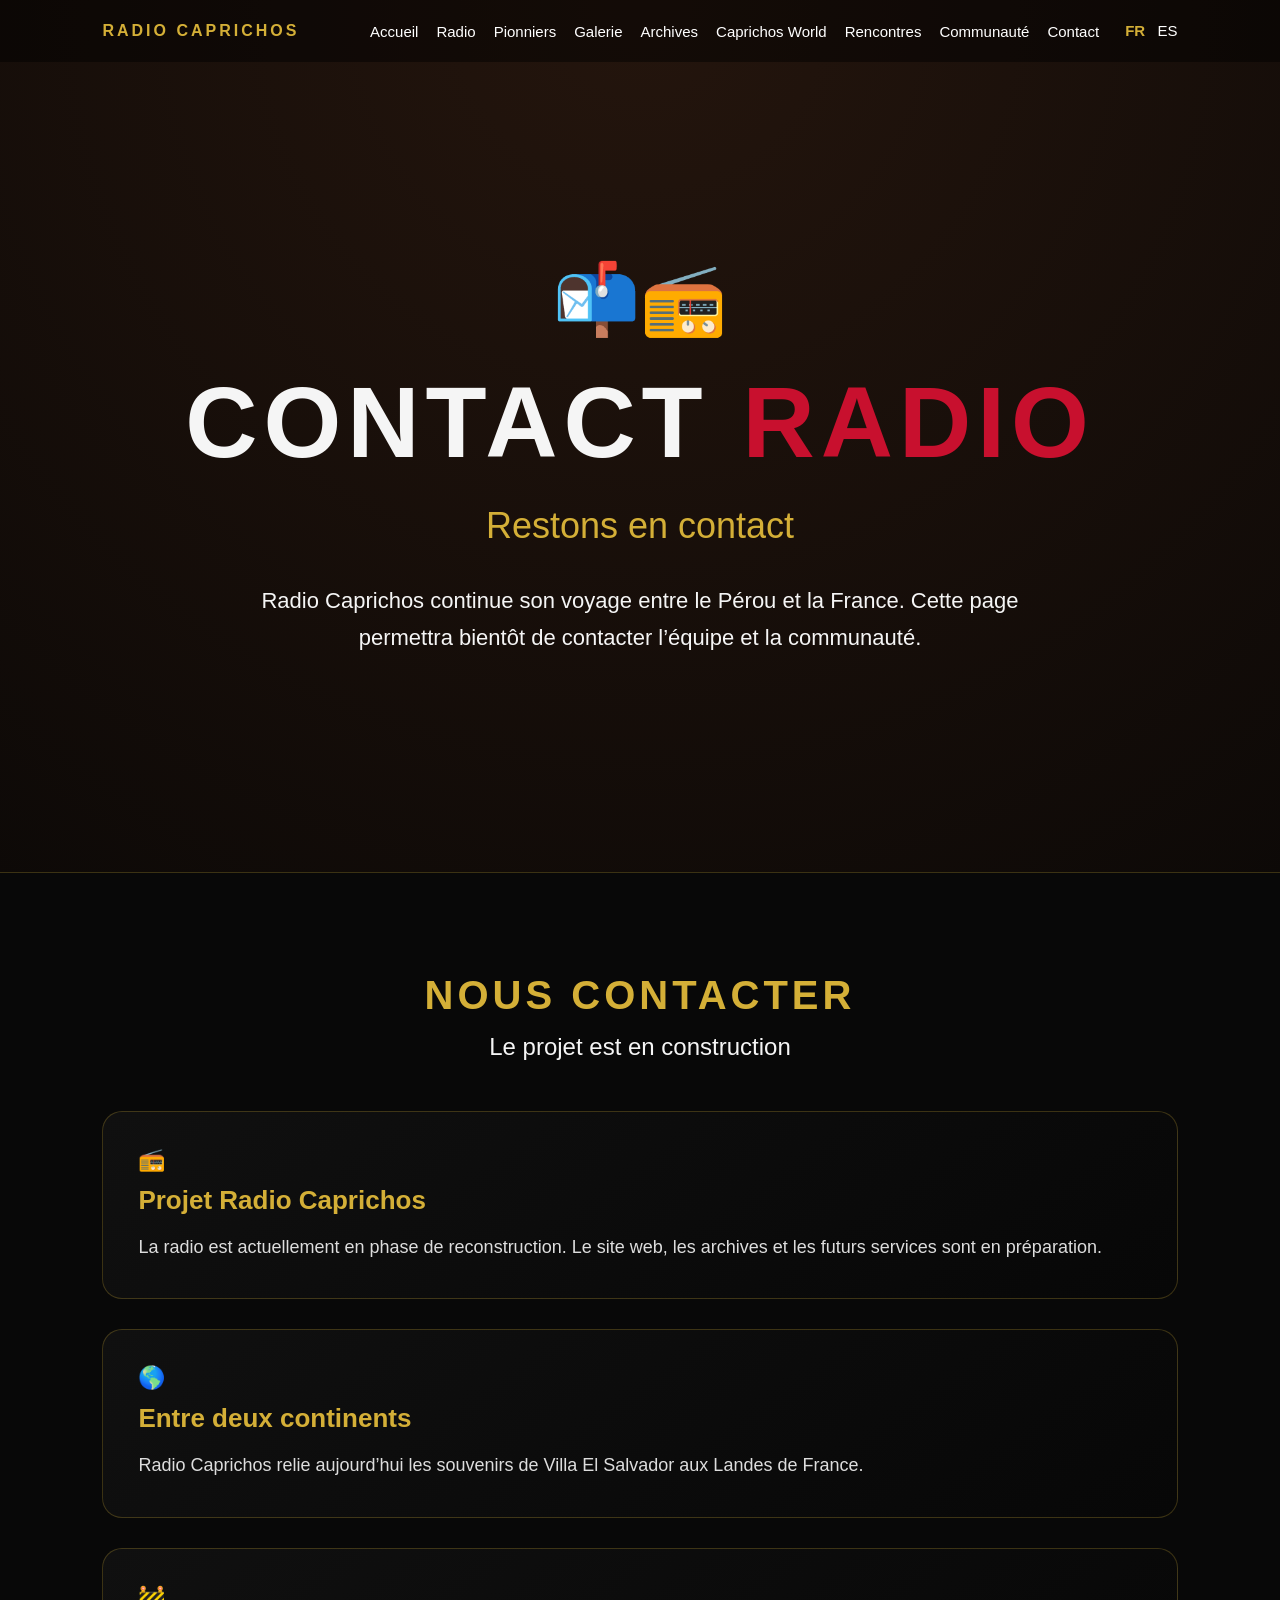
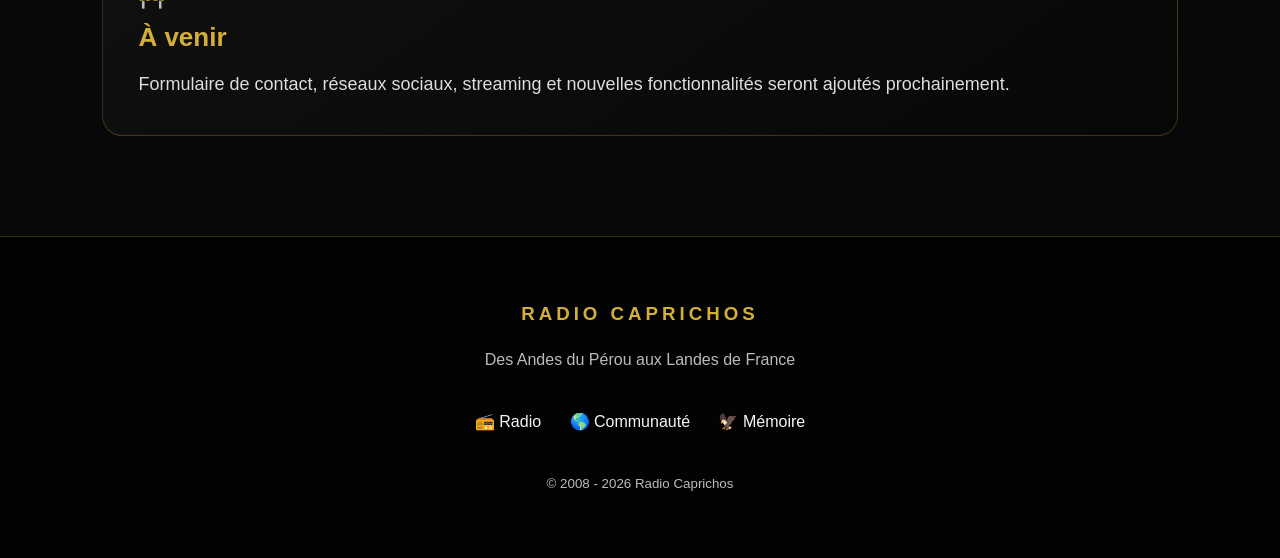
<file: contact.html>
<!DOCTYPE html>
<html lang="fr">
<head>
  <meta charset="UTF-8">
  <meta name="viewport" content="width=device-width, initial-scale=1.0">
  <title>Contact - Radio Caprichos</title>
  <link rel="stylesheet" href="style.css">
</head>

<body>

<header>
  <div class="brand">RADIO CAPRICHOS</div>

  <nav>
    <a href="index.html" data-i18n="navHome">Accueil</a>
    <a href="radio.html" data-i18n="navRadio">Radio</a>
    <a href="pionniers.html" data-i18n="navPioneers">Pionniers</a>
    <a href="galerie.html" data-i18n="navGallery">Galerie</a>
    <a href="archives.html" data-i18n="navArchives">Archives</a>
    <a href="caprichos-world.html">Caprichos World</a>
    <a href="rencontres.html" data-i18n="navMeetings">Rencontres</a>
    <a href="communaute.html" data-i18n="navCommunity">Communauté</a>
    <a href="contact.html" data-i18n="navContact">Contact</a>

    <span class="lang">
      <button onclick="setLang('fr')" id="btn-fr" class="active">FR</button>
      <button onclick="setLang('es')" id="btn-es">ES</button>
    </span>
  </nav>
</header>

<section class="hero">
  <div>
    <div class="condor">📬📻</div>

    <h1 data-i18n-html="pageTitle">CONTACT <span>RADIO</span></h1>

    <div class="slogan" data-i18n="subtitle">
      Restons en contact
    </div>

    <p class="text" data-i18n="intro">
      Radio Caprichos continue son voyage entre le Pérou et la France.
      Cette page permettra bientôt de contacter l’équipe et la communauté.
    </p>
  </div>
</section>

<section class="dark-section">
  <h2 class="section-title" data-i18n="sectionTitle">NOUS CONTACTER</h2>
  <div class="section-subtitle" data-i18n="sectionSubtitle">
    Le projet est en construction
  </div>

  <div class="timeline">

    <div class="card">
      <div class="year">📻</div>
      <h3 data-i18n="projectTitle">Projet Radio Caprichos</h3>
      <p data-i18n="projectText">
        La radio est actuellement en phase de reconstruction.
        Le site web, les archives et les futurs services sont en préparation.
      </p>
    </div>

    <div class="card">
      <div class="year">🌎</div>
      <h3 data-i18n="worldTitle">Entre deux continents</h3>
      <p data-i18n="worldText">
        Radio Caprichos relie aujourd’hui les souvenirs de Villa El Salvador
        aux Landes de France.
      </p>
    </div>

    <div class="card">
      <div class="year">🚧</div>
      <h3 data-i18n="soonTitle">À venir</h3>
      <p data-i18n="soonText">
        Formulaire de contact, réseaux sociaux, streaming et nouvelles fonctionnalités
        seront ajoutés prochainement.
      </p>
    </div>

  </div>
</section>

<footer>
  <h3>RADIO CAPRICHOS</h3>

  <p data-i18n="footerSlogan">
    Des Andes du Pérou aux Landes de France
  </p>

  <div class="footer-tags">
    <span>📻 Radio</span>
    <span>🌎 Communauté</span>
    <span>🦅 Mémoire</span>
  </div>

  <small>© 2008 - 2026 Radio Caprichos</small>
</footer>

<script>
const translations = {
  fr: {
    navHome: "Accueil",
    navRadio: "Radio",
    navPioneers: "Pionniers",
    navGallery: "Galerie",
    navArchives: "Archives",
    navMeetings: "Rencontres",
    navCommunity: "Communauté",
    navContact: "Contact",

    pageTitle: "CONTACT <span>RADIO</span>",
    subtitle: "Restons en contact",
    intro: "Radio Caprichos continue son voyage entre le Pérou et la France. Cette page permettra bientôt de contacter l’équipe et la communauté.",

    sectionTitle: "NOUS CONTACTER",
    sectionSubtitle: "Le projet est en construction",

    projectTitle: "Projet Radio Caprichos",
    projectText: "La radio est actuellement en phase de reconstruction. Le site web, les archives et les futurs services sont en préparation.",

    worldTitle: "Entre deux continents",
    worldText: "Radio Caprichos relie aujourd’hui les souvenirs de Villa El Salvador aux Landes de France.",

    soonTitle: "À venir",
    soonText: "Formulaire de contact, réseaux sociaux, streaming et nouvelles fonctionnalités seront ajoutés prochainement.",

    footerSlogan: "Des Andes du Pérou aux Landes de France"
  },

  es: {
    navHome: "Inicio",
    navRadio: "Radio",
    navPioneers: "Pioneros",
    navGallery: "Galería",
    navArchives: "Archivos",
    navMeetings: "Encuentros",
    navCommunity: "Comunidad",
    navContact: "Contacto",

    pageTitle: "CONTACTO <span>RADIO</span>",
    subtitle: "Mantengámonos en contacto",
    intro: "Radio Caprichos continúa su viaje entre Perú y Francia. Esta página permitirá próximamente contactar al equipo y a la comunidad.",

    sectionTitle: "CONTACTO",
    sectionSubtitle: "El proyecto está en construcción",

    projectTitle: "Proyecto Radio Caprichos",
    projectText: "La radio se encuentra actualmente en fase de reconstrucción. La web, los archivos y los futuros servicios están en preparación.",

    worldTitle: "Entre dos continentes",
    worldText: "Radio Caprichos conecta hoy los recuerdos de Villa El Salvador con las Landes de Francia.",

    soonTitle: "Próximamente",
    soonText: "Formulario de contacto, redes sociales, streaming y nuevas funcionalidades serán añadidas próximamente.",

    footerSlogan: "De los Andes del Perú a las Landes de Francia"
  }
};

function setLang(lang) {
  document.documentElement.lang = lang;

  document.querySelectorAll("[data-i18n]").forEach(el => {
    const key = el.getAttribute("data-i18n");
    el.textContent = translations[lang][key];
  });

  document.querySelectorAll("[data-i18n-html]").forEach(el => {
    const key = el.getAttribute("data-i18n-html");
    el.innerHTML = translations[lang][key];
  });

  document.getElementById("btn-fr").classList.toggle("active", lang === "fr");
  document.getElementById("btn-es").classList.toggle("active", lang === "es");
}
</script>

</body>
</html>
</file>
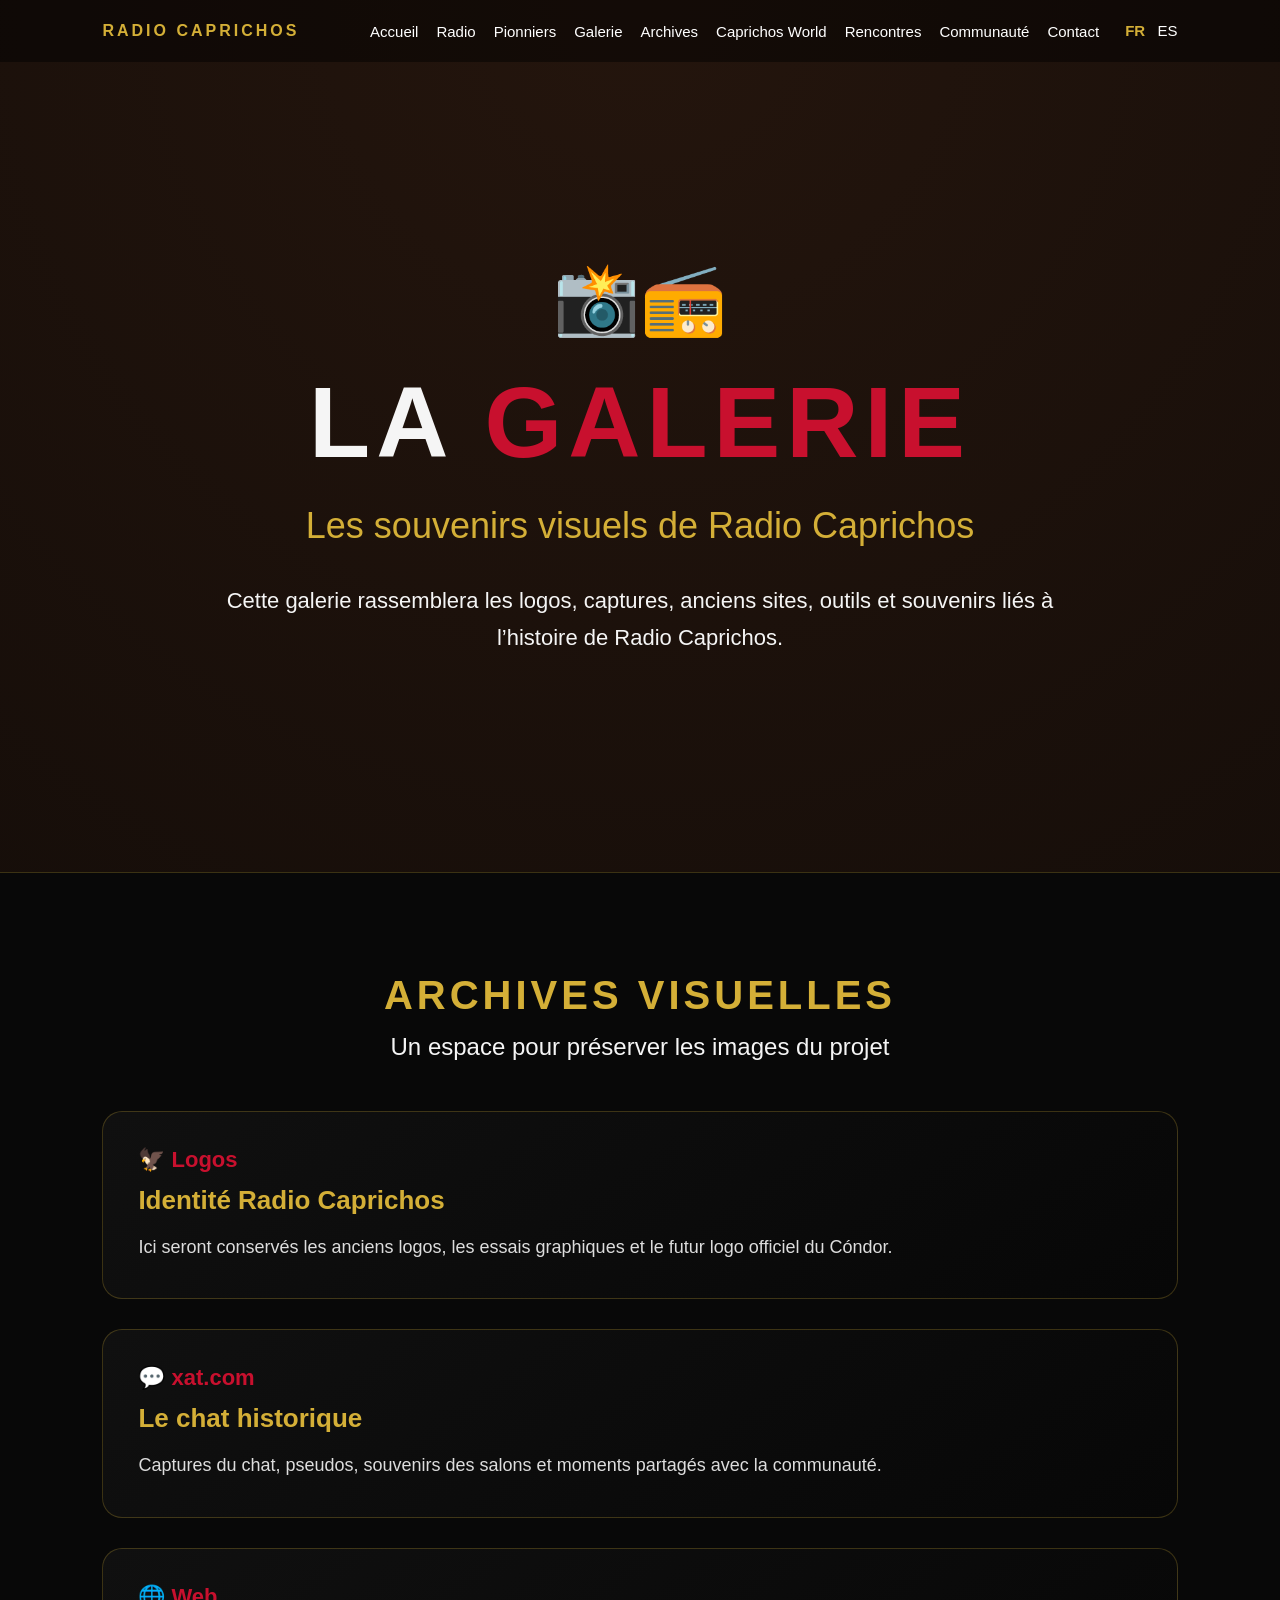
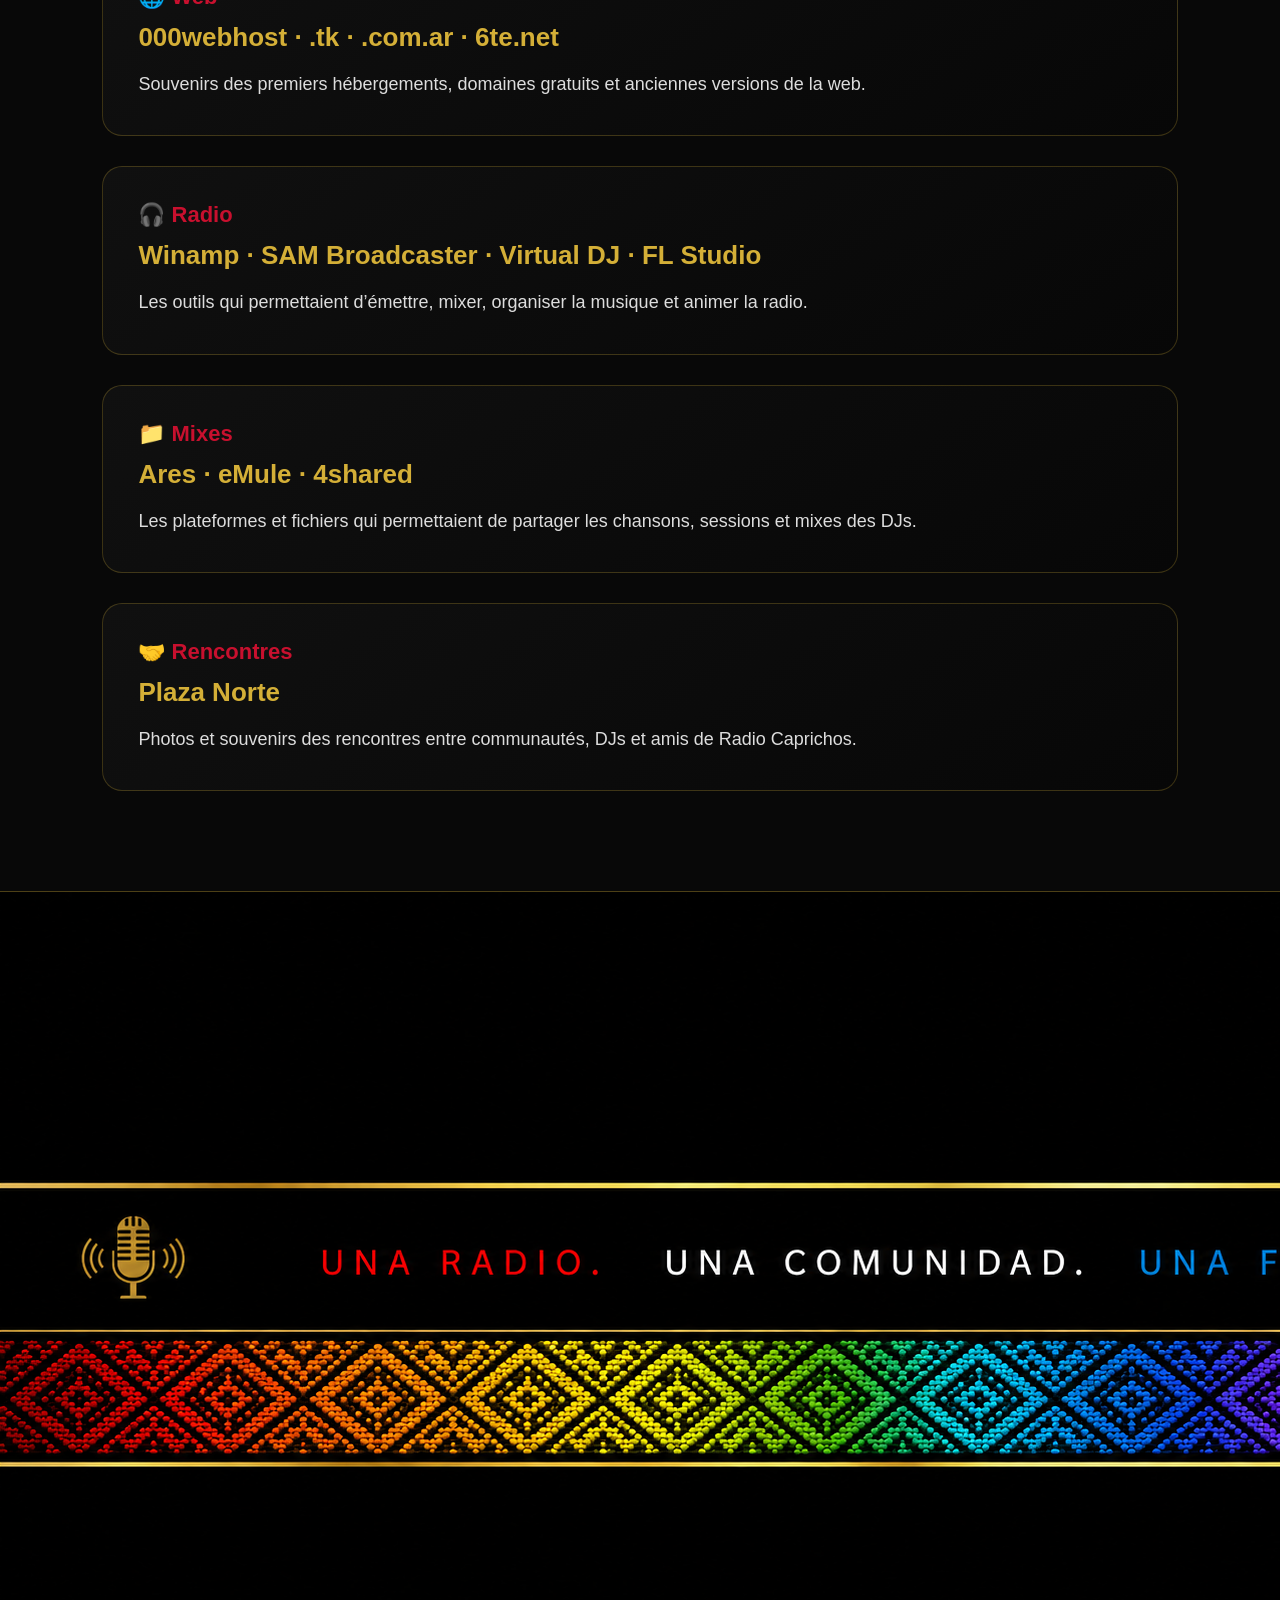
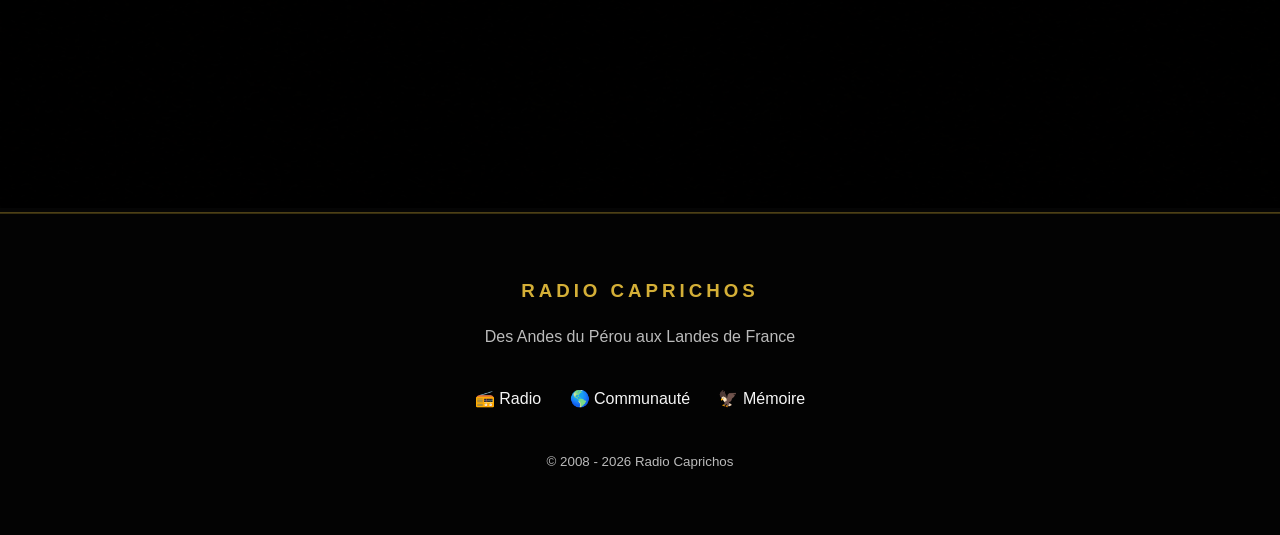
<file: galerie.html>
<!DOCTYPE html>
<html lang="fr">
<head>
  <meta charset="UTF-8">
  <meta name="viewport" content="width=device-width, initial-scale=1.0">
  <title>Galerie - Radio Caprichos</title>
  <link rel="stylesheet" href="style.css">
</head>

<body>

<header>
  <div class="brand">RADIO CAPRICHOS</div>

  <nav>
    <a href="index.html" data-i18n="navHome">Accueil</a>
    <a href="radio.html" data-i18n="navRadio">Radio</a>
    <a href="pionniers.html" data-i18n="navPioneers">Pionniers</a>
    <a href="galerie.html" data-i18n="navGallery">Galerie</a>
    <a href="archives.html" data-i18n="navArchives">Archives</a>
    <a href="caprichos-world.html">Caprichos World</a>
    <a href="rencontres.html" data-i18n="navMeetings">Rencontres</a>
    <a href="communaute.html" data-i18n="navCommunity">Communauté</a>
    <a href="contact.html" data-i18n="navContact">Contact</a>

    <span class="lang">
      <button onclick="setLang('fr')" id="btn-fr" class="active">FR</button>
      <button onclick="setLang('es')" id="btn-es">ES</button>
    </span>
  </nav>
</header>

<section class="hero">
  <div>
    <div class="condor">📸📻</div>

    <h1 data-i18n-html="pageTitle">LA <span>GALERIE</span></h1>

    <div class="slogan" data-i18n="subtitle">
      Les souvenirs visuels de Radio Caprichos
    </div>

    <p class="text" data-i18n="intro">
      Cette galerie rassemblera les logos, captures, anciens sites,
      outils et souvenirs liés à l’histoire de Radio Caprichos.
    </p>
  </div>
</section>

<section class="dark-section">
  <h2 class="section-title" data-i18n="sectionTitle">ARCHIVES VISUELLES</h2>
  <div class="section-subtitle" data-i18n="sectionSubtitle">
    Un espace pour préserver les images du projet
  </div>

  <div class="timeline">

    <div class="card">
      <div class="year">🦅 Logos</div>
      <h3 data-i18n="logoTitle">Identité Radio Caprichos</h3>
      <p data-i18n="logoText">
        Ici seront conservés les anciens logos, les essais graphiques et le futur logo officiel du Cóndor.
      </p>
    </div>

    <div class="card">
      <div class="year">💬 xat.com</div>
      <h3 data-i18n="xatTitle">Le chat historique</h3>
      <p data-i18n="xatText">
        Captures du chat, pseudos, souvenirs des salons et moments partagés avec la communauté.
      </p>
    </div>

    <div class="card">
      <div class="year">🌐 Web</div>
      <h3>000webhost · .tk · .com.ar · 6te.net</h3>
      <p data-i18n="webText">
        Souvenirs des premiers hébergements, domaines gratuits et anciennes versions de la web.
      </p>
    </div>

    <div class="card">
      <div class="year">🎧 Radio</div>
      <h3>Winamp · SAM Broadcaster · Virtual DJ · FL Studio</h3>
      <p data-i18n="radioText">
        Les outils qui permettaient d’émettre, mixer, organiser la musique et animer la radio.
      </p>
    </div>

    <div class="card">
      <div class="year">📁 Mixes</div>
      <h3>Ares · eMule · 4shared</h3>
      <p data-i18n="mixesText">
        Les plateformes et fichiers qui permettaient de partager les chansons, sessions et mixes des DJs.
      </p>
    </div>

    <div class="card">
      <div class="year">🤝 Rencontres</div>
      <h3>Plaza Norte</h3>
      <p data-i18n="meetingsText">
        Photos et souvenirs des rencontres entre communautés, DJs et amis de Radio Caprichos.
      </p>
    </div>

  </div>
</section>
<div class="banda-caprichos">
  <img src="assets/images/banda-caprichos.png" alt="Banda Caprichos">
</div>

<footer>
  <h3>RADIO CAPRICHOS</h3>

  <p data-i18n="footerSlogan">
    Des Andes du Pérou aux Landes de France
  </p>

  <div class="footer-tags">
    <span>📻 Radio</span>
    <span>🌎 Communauté</span>
    <span>🦅 Mémoire</span>
  </div>

  <small>© 2008 - 2026 Radio Caprichos</small>
</footer>

<script>
const translations = {
  fr: {
    navHome: "Accueil",
    navRadio: "Radio",
    navPioneers: "Pionniers",
    navGallery: "Galerie",
    navArchives: "Archives",
    navMeetings: "Rencontres",
    navCommunity: "Communauté",
    navContact: "Contact",

    pageTitle: "LA <span>GALERIE</span>",
    subtitle: "Les souvenirs visuels de Radio Caprichos",
    intro: "Cette galerie rassemblera les logos, captures, anciens sites, outils et souvenirs liés à l’histoire de Radio Caprichos.",

    sectionTitle: "ARCHIVES VISUELLES",
    sectionSubtitle: "Un espace pour préserver les images du projet",

    logoTitle: "Identité Radio Caprichos",
    logoText: "Ici seront conservés les anciens logos, les essais graphiques et le futur logo officiel du Cóndor.",

    xatTitle: "Le chat historique",
    xatText: "Captures du chat, pseudos, souvenirs des salons et moments partagés avec la communauté.",

    webText: "Souvenirs des premiers hébergements, domaines gratuits et anciennes versions de la web.",
    radioText: "Les outils qui permettaient d’émettre, mixer, organiser la musique et animer la radio.",
    mixesText: "Les plateformes et fichiers qui permettaient de partager les chansons, sessions et mixes des DJs.",
    meetingsText: "Photos et souvenirs des rencontres entre communautés, DJs et amis de Radio Caprichos.",

    footerSlogan: "Des Andes du Pérou aux Landes de France"
  },

  es: {
    navHome: "Inicio",
    navRadio: "Radio",
    navPioneers: "Pioneros",
    navGallery: "Galería",
    navArchives: "Archivos",
    navMeetings: "Encuentros",
    navCommunity: "Comunidad",
    navContact: "Contacto",

    pageTitle: "LA <span>GALERÍA</span>",
    subtitle: "Los recuerdos visuales de Radio Caprichos",
    intro: "Esta galería reunirá logos, capturas, antiguas webs, herramientas y recuerdos ligados a la historia de Radio Caprichos.",

    sectionTitle: "ARCHIVOS VISUALES",
    sectionSubtitle: "Un espacio para preservar las imágenes del proyecto",

    logoTitle: "Identidad Radio Caprichos",
    logoText: "Aquí se conservarán los logos antiguos, pruebas gráficas y el futuro logo oficial del Cóndor.",

    xatTitle: "El chat histórico",
    xatText: "Capturas del chat, apodos, recuerdos de las salas y momentos compartidos con la comunidad.",

    webText: "Recuerdos de los primeros hostings, dominios gratuitos y antiguas versiones de la web.",
    radioText: "Las herramientas que permitían emitir, mezclar, organizar la música y animar la radio.",
    mixesText: "Las plataformas y archivos que permitían compartir canciones, sesiones y mixes de los DJs.",
    meetingsText: "Fotos y recuerdos de los encuentros entre comunidades, DJs y amigos de Radio Caprichos.",

    footerSlogan: "De los Andes del Perú a las Landes de Francia"
  }
};

function setLang(lang) {
  document.documentElement.lang = lang;

  document.querySelectorAll("[data-i18n]").forEach(el => {
    const key = el.getAttribute("data-i18n");
    el.textContent = translations[lang][key];
  });

  document.querySelectorAll("[data-i18n-html]").forEach(el => {
    const key = el.getAttribute("data-i18n-html");
    el.innerHTML = translations[lang][key];
  });

  document.getElementById("btn-fr").classList.toggle("active", lang === "fr");
  document.getElementById("btn-es").classList.toggle("active", lang === "es");
}
</script>

</body>
</html>
</file>
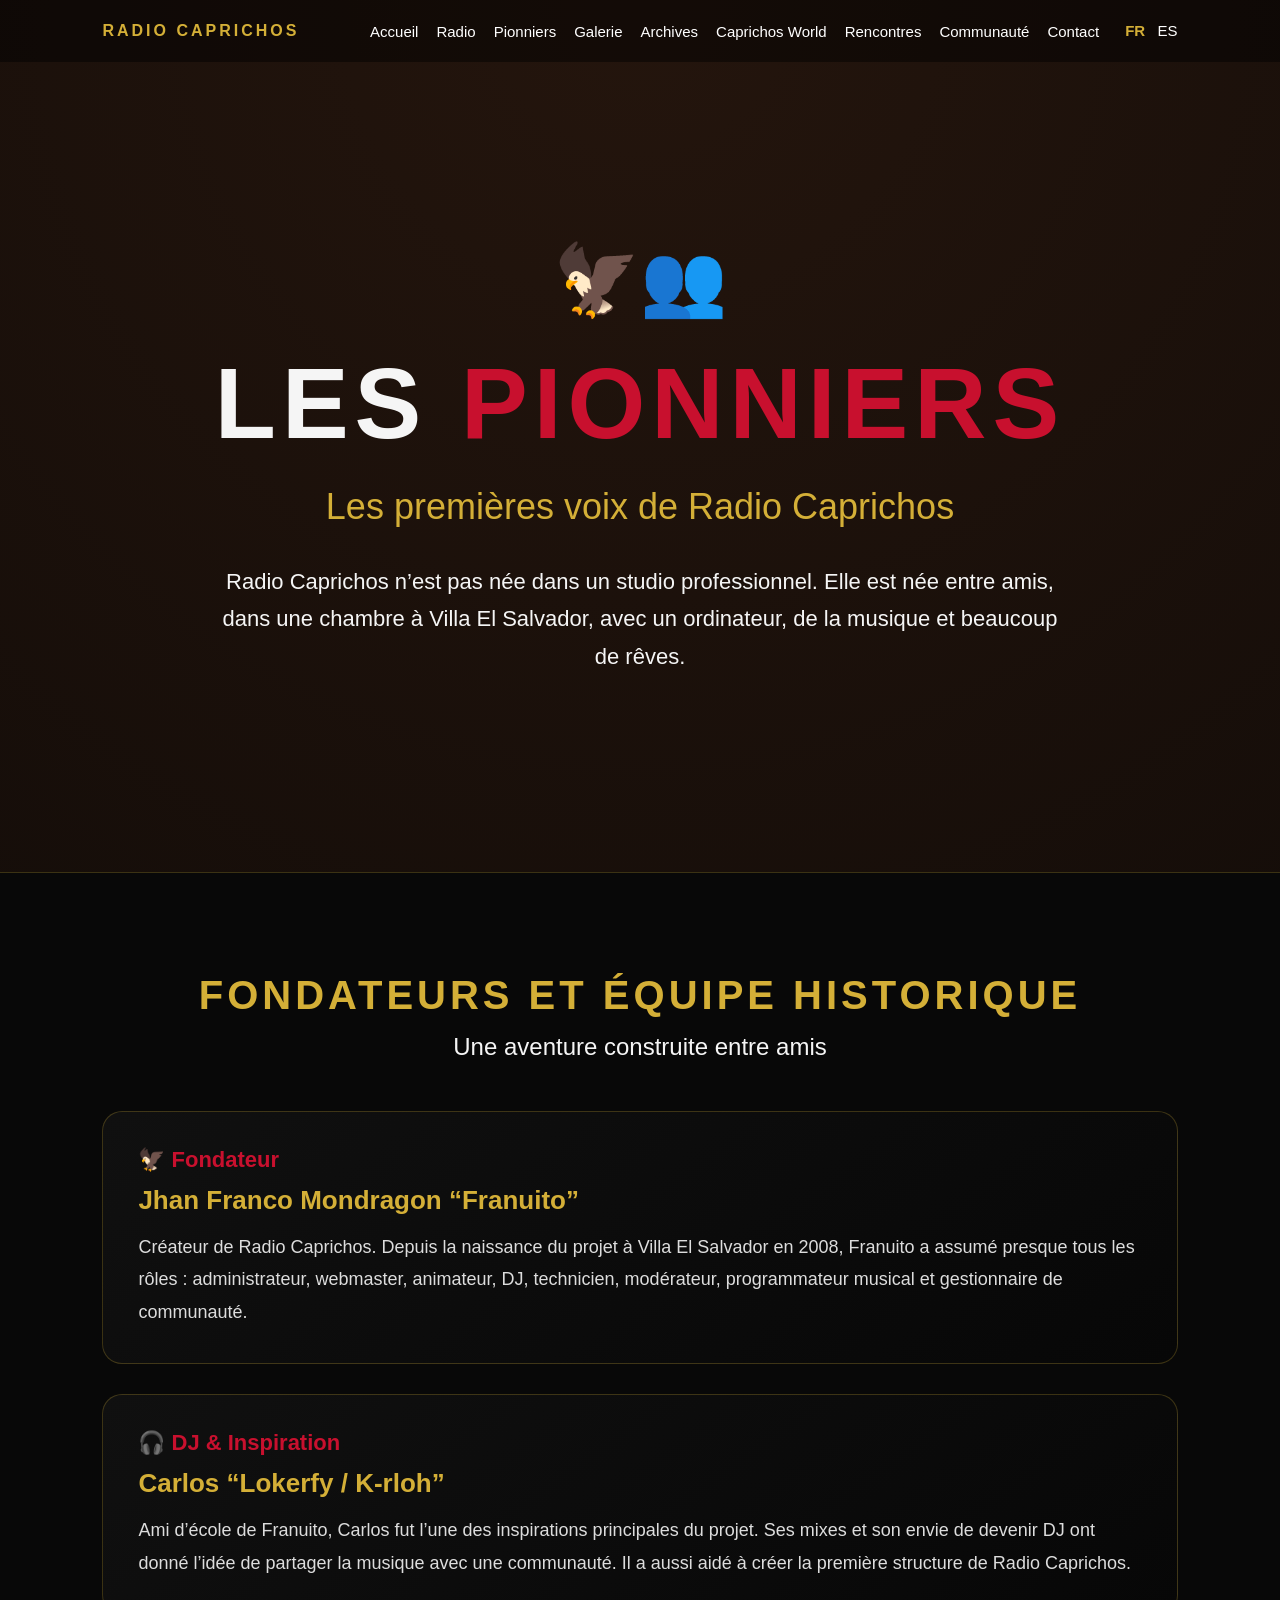
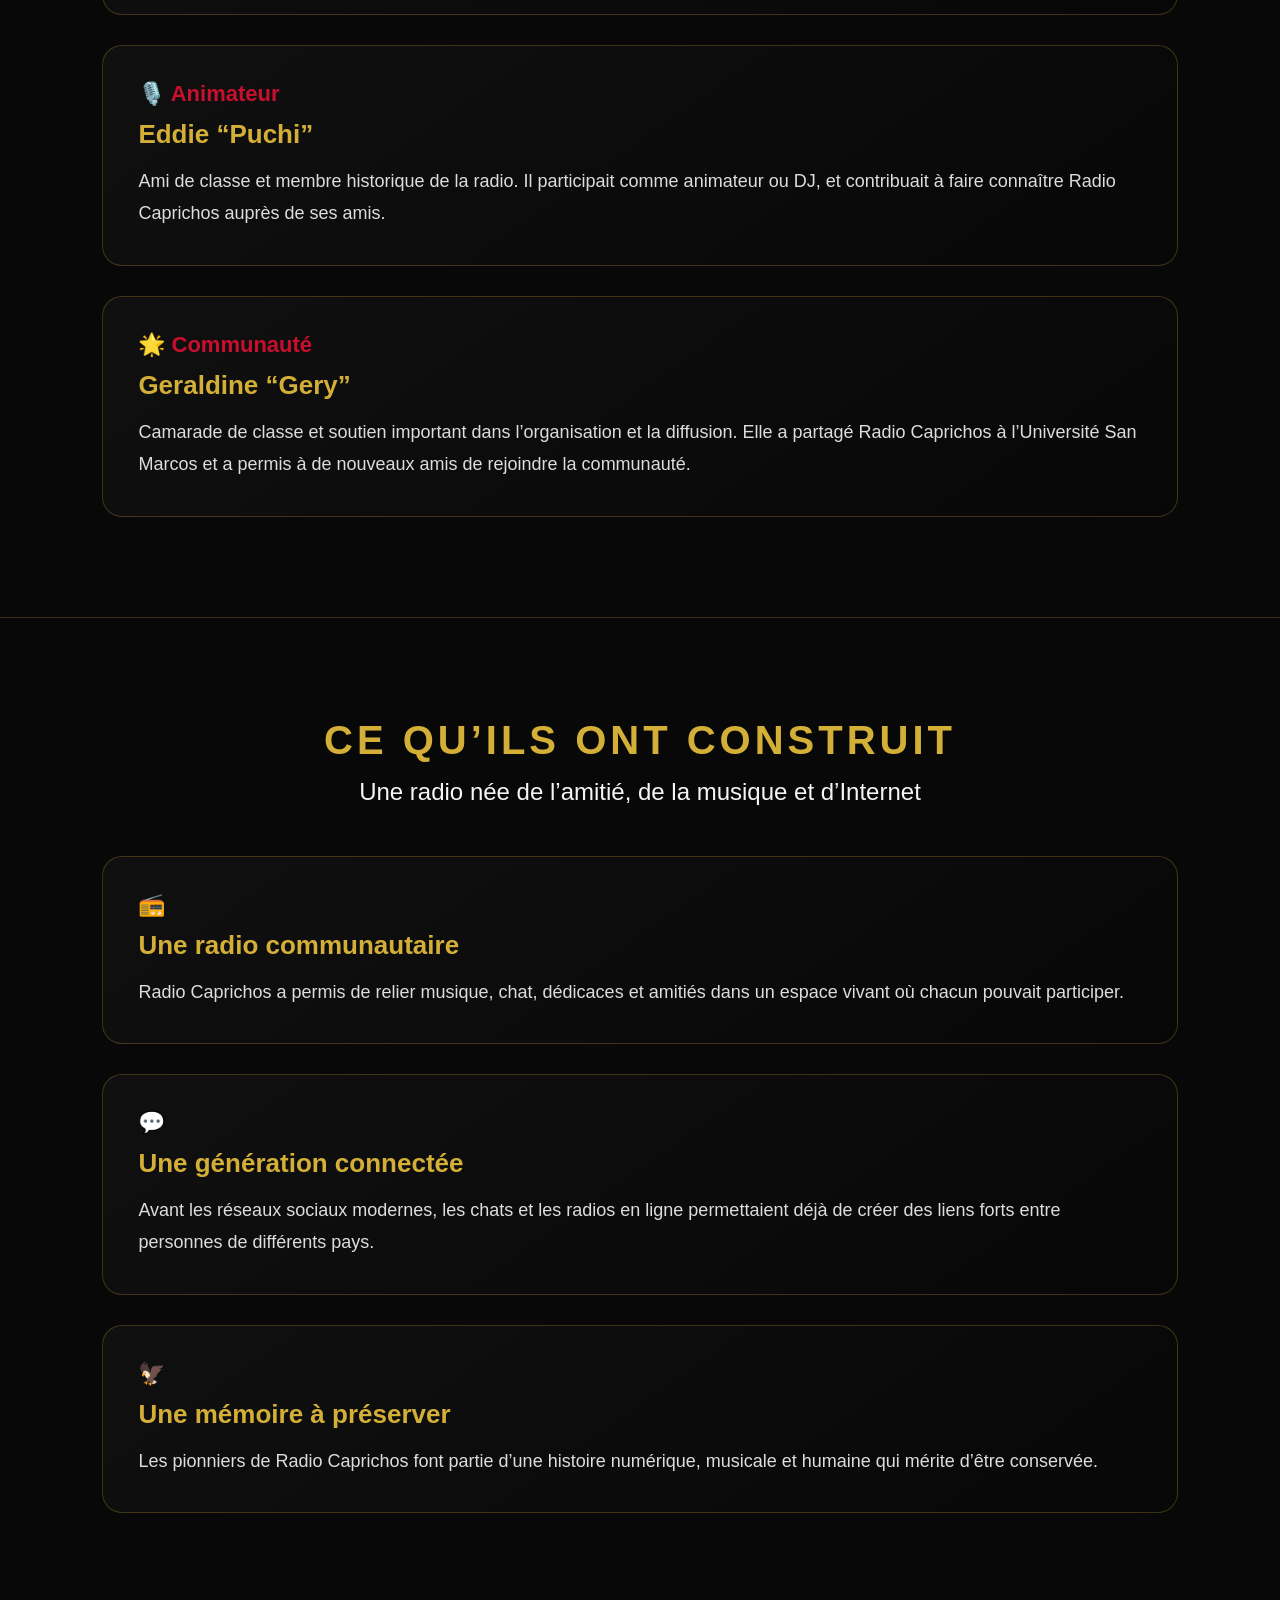
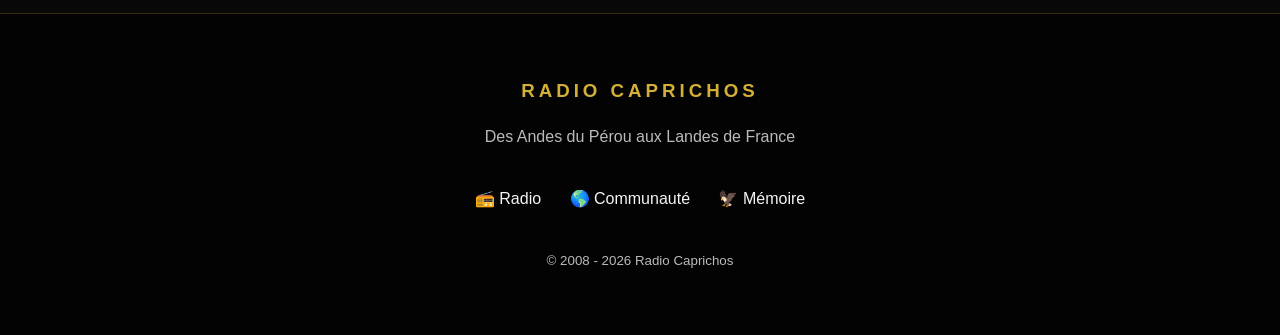
<file: pionniers.html>
<!DOCTYPE html>
<html lang="fr">
<head>
  <meta charset="UTF-8">
  <meta name="viewport" content="width=device-width, initial-scale=1.0">
  <title>Pionniers - Radio Caprichos</title>
  <link rel="stylesheet" href="style.css">
</head>

<body>

<header>
  <div class="brand">RADIO CAPRICHOS</div>

  <nav>
    <a href="index.html" data-i18n="navHome">Accueil</a>
    <a href="radio.html" data-i18n="navRadio">Radio</a>
    <a href="pionniers.html" data-i18n="navPioneers">Pionniers</a>
    <a href="galerie.html" data-i18n="navGallery">Galerie</a>
    <a href="archives.html" data-i18n="navArchives">Archives</a>
    <a href="caprichos-world.html">Caprichos World</a>
    <a href="rencontres.html" data-i18n="navMeetings">Rencontres</a>
    <a href="communaute.html" data-i18n="navCommunity">Communauté</a>
    <a href="contact.html" data-i18n="navContact">Contact</a>

    <span class="lang">
      <button onclick="setLang('fr')" id="btn-fr" class="active">FR</button>
      <button onclick="setLang('es')" id="btn-es">ES</button>
    </span>
  </nav>
</header>

<section class="hero">
  <div>
    <div class="condor">🦅👥</div>

    <h1 data-i18n-html="pageTitle">LES <span>PIONNIERS</span></h1>

    <div class="slogan" data-i18n="subtitle">
      Les premières voix de Radio Caprichos
    </div>

    <p class="text" data-i18n="intro">
      Radio Caprichos n’est pas née dans un studio professionnel.
      Elle est née entre amis, dans une chambre à Villa El Salvador,
      avec un ordinateur, de la musique et beaucoup de rêves.
    </p>
  </div>
</section>

<section class="dark-section">
  <h2 class="section-title" data-i18n="foundersTitle">FONDATEURS ET ÉQUIPE HISTORIQUE</h2>
  <div class="section-subtitle" data-i18n="foundersSubtitle">
    Une aventure construite entre amis
  </div>

  <div class="timeline">

    <div class="card">
      <div class="year" data-i18n="franuitoRole">🦅 Fondateur</div>
      <h3>Jhan Franco Mondragon “Franuito”</h3>
      <p data-i18n="franuitoText">
        Créateur de Radio Caprichos. Depuis la naissance du projet à Villa El Salvador en 2008,
        Franuito a assumé presque tous les rôles : administrateur, webmaster, animateur, DJ,
        technicien, modérateur, programmateur musical et gestionnaire de communauté.
      </p>
    </div>

    <div class="card">
      <div class="year" data-i18n="carlosRole">🎧 DJ & Inspiration</div>
      <h3>Carlos “Lokerfy / K-rloh”</h3>
      <p data-i18n="carlosText">
        Ami d’école de Franuito, Carlos fut l’une des inspirations principales du projet.
        Ses mixes et son envie de devenir DJ ont donné l’idée de partager la musique avec une communauté.
        Il a aussi aidé à créer la première structure de Radio Caprichos.
      </p>
    </div>

    <div class="card">
      <div class="year" data-i18n="puchiRole">🎙️ Animateur</div>
      <h3>Eddie “Puchi”</h3>
      <p data-i18n="puchiText">
        Ami de classe et membre historique de la radio. Il participait comme animateur ou DJ,
        et contribuait à faire connaître Radio Caprichos auprès de ses amis.
      </p>
    </div>

    <div class="card">
      <div class="year" data-i18n="geryRole">🌟 Communauté</div>
      <h3>Geraldine “Gery”</h3>
      <p data-i18n="geryText">
        Camarade de classe et soutien important dans l’organisation et la diffusion.
        Elle a partagé Radio Caprichos à l’Université San Marcos et a permis à de nouveaux amis
        de rejoindre la communauté.
      </p>
    </div>

  </div>
</section>

<section class="dark-section">
  <h2 class="section-title" data-i18n="legacyTitle">CE QU’ILS ONT CONSTRUIT</h2>
  <div class="section-subtitle" data-i18n="legacySubtitle">
    Une radio née de l’amitié, de la musique et d’Internet
  </div>

  <div class="timeline">

    <div class="card">
      <div class="year">📻</div>
      <h3 data-i18n="legacyRadioTitle">Une radio communautaire</h3>
      <p data-i18n="legacyRadioText">
        Radio Caprichos a permis de relier musique, chat, dédicaces et amitiés
        dans un espace vivant où chacun pouvait participer.
      </p>
    </div>

    <div class="card">
      <div class="year">💬</div>
      <h3 data-i18n="legacyChatTitle">Une génération connectée</h3>
      <p data-i18n="legacyChatText">
        Avant les réseaux sociaux modernes, les chats et les radios en ligne
        permettaient déjà de créer des liens forts entre personnes de différents pays.
      </p>
    </div>

    <div class="card">
      <div class="year">🦅</div>
      <h3 data-i18n="legacyMemoryTitle">Une mémoire à préserver</h3>
      <p data-i18n="legacyMemoryText">
        Les pionniers de Radio Caprichos font partie d’une histoire numérique,
        musicale et humaine qui mérite d’être conservée.
      </p>
    </div>

  </div>
</section>

<footer>
  <h3>RADIO CAPRICHOS</h3>

  <p data-i18n="footerSlogan">
    Des Andes du Pérou aux Landes de France
  </p>

  <div class="footer-tags">
    <span>📻 Radio</span>
    <span>🌎 Communauté</span>
    <span>🦅 Mémoire</span>
  </div>

  <small>© 2008 - 2026 Radio Caprichos</small>
</footer>

<script>
const translations = {
  fr: {
    navHome: "Accueil",
    navRadio: "Radio",
    navPioneers: "Pionniers",
    navGallery: "Galerie",
    navArchives: "Archives",
    navMeetings: "Rencontres",
    navCommunity: "Communauté",
    navContact: "Contact",

    pageTitle: "LES <span>PIONNIERS</span>",
    subtitle: "Les premières voix de Radio Caprichos",
    intro: "Radio Caprichos n’est pas née dans un studio professionnel. Elle est née entre amis, dans une chambre à Villa El Salvador, avec un ordinateur, de la musique et beaucoup de rêves.",

    foundersTitle: "FONDATEURS ET ÉQUIPE HISTORIQUE",
    foundersSubtitle: "Une aventure construite entre amis",

    franuitoRole: "🦅 Fondateur",
    franuitoText: "Créateur de Radio Caprichos. Depuis la naissance du projet à Villa El Salvador en 2008, Franuito a assumé presque tous les rôles : administrateur, webmaster, animateur, DJ, technicien, modérateur, programmateur musical et gestionnaire de communauté.",

    carlosRole: "🎧 DJ & Inspiration",
    carlosText: "Ami d’école de Franuito, Carlos fut l’une des inspirations principales du projet. Ses mixes et son envie de devenir DJ ont donné l’idée de partager la musique avec une communauté. Il a aussi aidé à créer la première structure de Radio Caprichos.",

    puchiRole: "🎙️ Animateur",
    puchiText: "Ami de classe et membre historique de la radio. Il participait comme animateur ou DJ, et contribuait à faire connaître Radio Caprichos auprès de ses amis.",

    geryRole: "🌟 Communauté",
    geryText: "Camarade de classe et soutien important dans l’organisation et la diffusion. Elle a partagé Radio Caprichos à l’Université San Marcos et a permis à de nouveaux amis de rejoindre la communauté.",

    legacyTitle: "CE QU’ILS ONT CONSTRUIT",
    legacySubtitle: "Une radio née de l’amitié, de la musique et d’Internet",

    legacyRadioTitle: "Une radio communautaire",
    legacyRadioText: "Radio Caprichos a permis de relier musique, chat, dédicaces et amitiés dans un espace vivant où chacun pouvait participer.",

    legacyChatTitle: "Une génération connectée",
    legacyChatText: "Avant les réseaux sociaux modernes, les chats et les radios en ligne permettaient déjà de créer des liens forts entre personnes de différents pays.",

    legacyMemoryTitle: "Une mémoire à préserver",
    legacyMemoryText: "Les pionniers de Radio Caprichos font partie d’une histoire numérique, musicale et humaine qui mérite d’être conservée.",

    footerSlogan: "Des Andes du Pérou aux Landes de France"
  },

  es: {
    navHome: "Inicio",
    navRadio: "Radio",
    navPioneers: "Pioneros",
    navGallery: "Galería",
    navArchives: "Archivos",
    navMeetings: "Encuentros",
    navCommunity: "Comunidad",
    navContact: "Contacto",

    pageTitle: "LOS <span>PIONEROS</span>",
    subtitle: "Las primeras voces de Radio Caprichos",
    intro: "Radio Caprichos no nació en un estudio profesional. Nació entre amigos, en una habitación de Villa El Salvador, con una computadora, música y muchos sueños.",

    foundersTitle: "FUNDADORES Y EQUIPO HISTÓRICO",
    foundersSubtitle: "Una aventura construida entre amigos",

    franuitoRole: "🦅 Fundador",
    franuitoText: "Creador de Radio Caprichos. Desde el nacimiento del proyecto en Villa El Salvador en 2008, Franuito asumió casi todos los roles: administrador, webmaster, locutor, DJ, técnico, moderador, programador musical y gestor de comunidad.",

    carlosRole: "🎧 DJ e inspiración",
    carlosText: "Amigo de escuela de Franuito, Carlos fue una de las principales inspiraciones del proyecto. Sus mixes y su deseo de convertirse en DJ dieron la idea de compartir música con una comunidad. También ayudó a crear la primera estructura de Radio Caprichos.",

    puchiRole: "🎙️ Locutor",
    puchiText: "Amigo de clase y miembro histórico de la radio. Participaba como locutor o DJ, y ayudaba a dar a conocer Radio Caprichos entre sus amigos.",

    geryRole: "🌟 Comunidad",
    geryText: "Compañera de clase y apoyo importante en la organización y difusión. Compartió Radio Caprichos en la Universidad San Marcos y permitió que nuevos amigos se unieran a la comunidad.",

    legacyTitle: "LO QUE CONSTRUYERON",
    legacySubtitle: "Una radio nacida de la amistad, la música e Internet",

    legacyRadioTitle: "Una radio comunitaria",
    legacyRadioText: "Radio Caprichos permitió conectar música, chat, saludos y amistades en un espacio vivo donde todos podían participar.",

    legacyChatTitle: "Una generación conectada",
    legacyChatText: "Antes de las redes sociales modernas, los chats y las radios online ya permitían crear lazos fuertes entre personas de distintos países.",

    legacyMemoryTitle: "Una memoria por preservar",
    legacyMemoryText: "Los pioneros de Radio Caprichos forman parte de una historia digital, musical y humana que merece ser conservada.",

    footerSlogan: "De los Andes del Perú a las Landes de Francia"
  }
};

function setLang(lang) {
  document.documentElement.lang = lang;

  document.querySelectorAll("[data-i18n]").forEach(el => {
    const key = el.getAttribute("data-i18n");
    el.textContent = translations[lang][key];
  });

  document.querySelectorAll("[data-i18n-html]").forEach(el => {
    const key = el.getAttribute("data-i18n-html");
    el.innerHTML = translations[lang][key];
  });

  document.getElementById("btn-fr").classList.toggle("active", lang === "fr");
  document.getElementById("btn-es").classList.toggle("active", lang === "es");
}
</script>

</body>
</html>
</file>
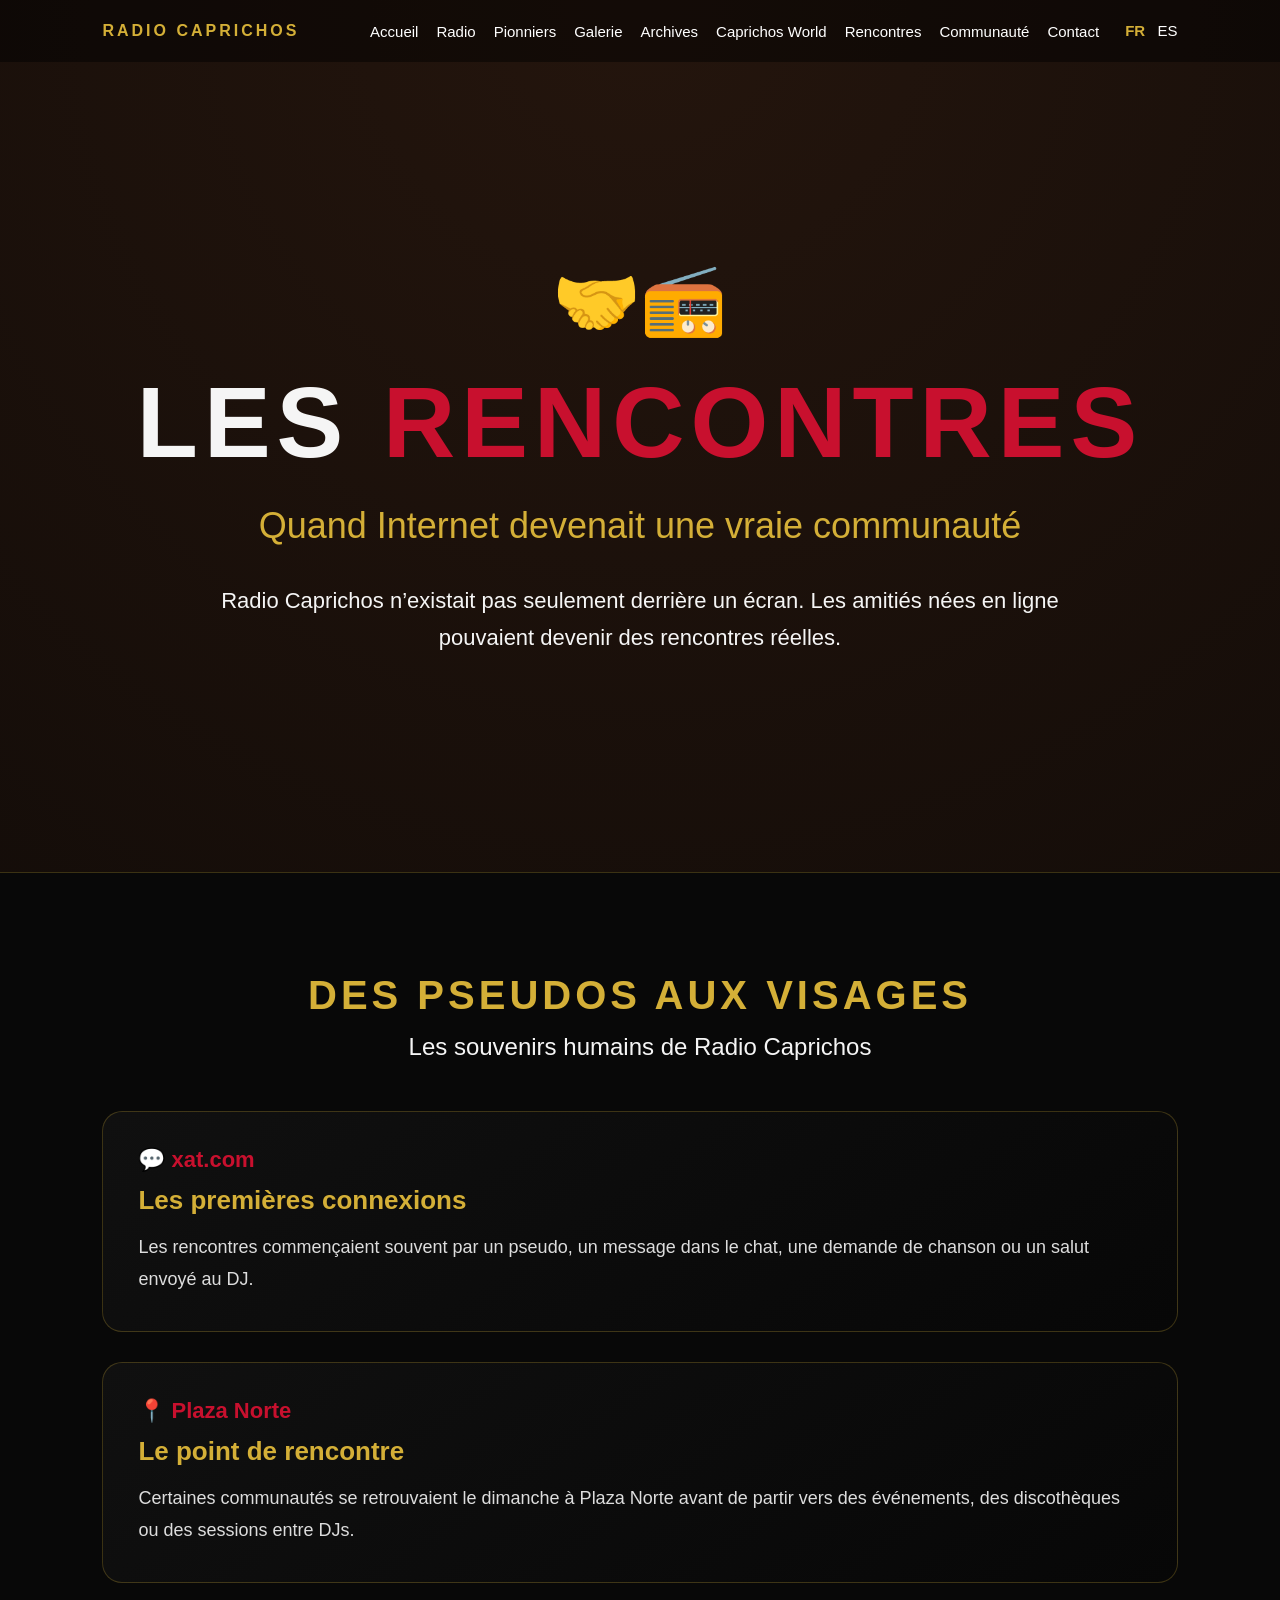
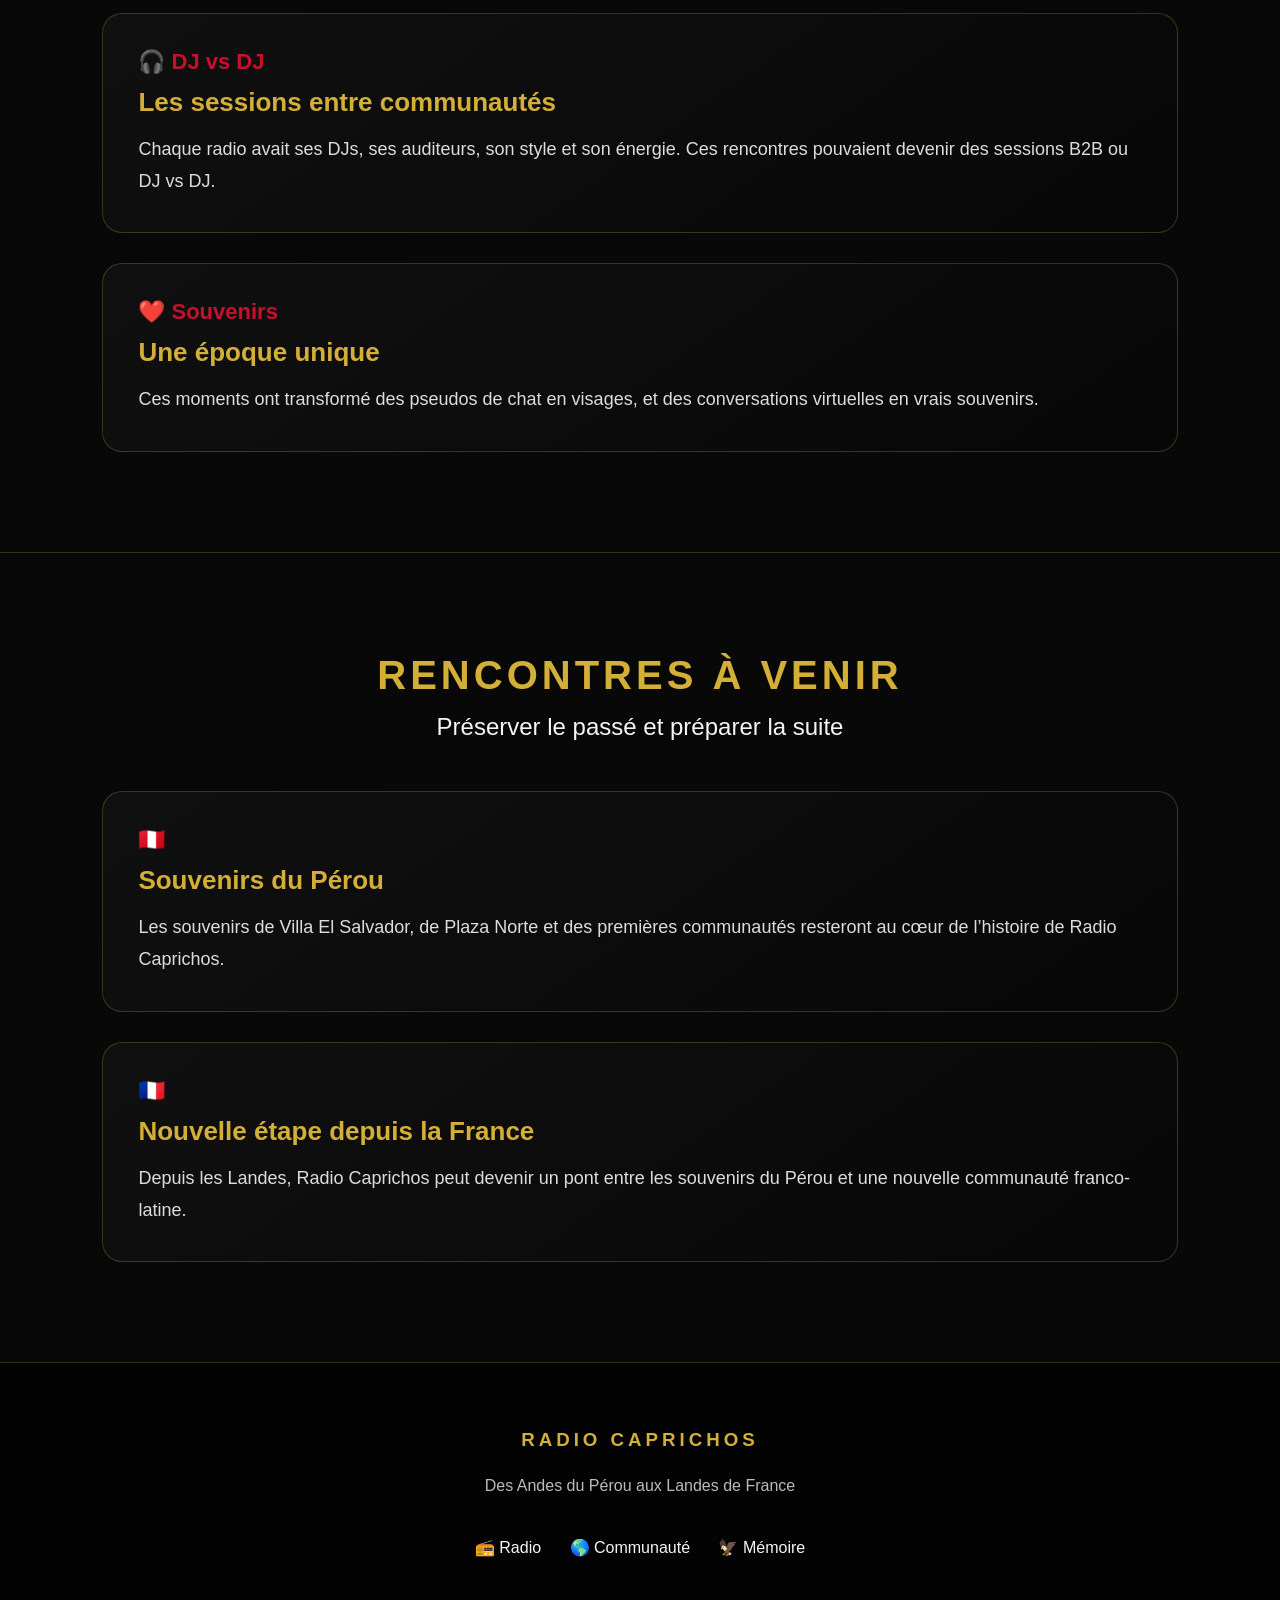
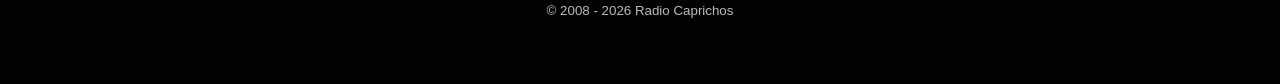
<file: rencontres.html>
<!DOCTYPE html>
<html lang="fr">
<head>
  <meta charset="UTF-8">
  <meta name="viewport" content="width=device-width, initial-scale=1.0">
  <title>Rencontres - Radio Caprichos</title>
  <link rel="stylesheet" href="style.css">
</head>

<body>

<header>
  <div class="brand">RADIO CAPRICHOS</div>

  <nav>
    <a href="index.html" data-i18n="navHome">Accueil</a>
    <a href="radio.html" data-i18n="navRadio">Radio</a>
    <a href="pionniers.html" data-i18n="navPioneers">Pionniers</a>
    <a href="galerie.html" data-i18n="navGallery">Galerie</a>
    <a href="archives.html" data-i18n="navArchives">Archives</a>
    <a href="caprichos-world.html">Caprichos World</a>
    <a href="rencontres.html" data-i18n="navMeetings">Rencontres</a>
    <a href="communaute.html" data-i18n="navCommunity">Communauté</a>
    <a href="contact.html" data-i18n="navContact">Contact</a>

    <span class="lang">
      <button onclick="setLang('fr')" id="btn-fr" class="active">FR</button>
      <button onclick="setLang('es')" id="btn-es">ES</button>
    </span>
  </nav>
</header>

<section class="hero">
  <div>
    <div class="condor">🤝📻</div>

    <h1 data-i18n-html="pageTitle">LES <span>RENCONTRES</span></h1>

    <div class="slogan" data-i18n="subtitle">
      Quand Internet devenait une vraie communauté
    </div>

    <p class="text" data-i18n="intro">
      Radio Caprichos n’existait pas seulement derrière un écran.
      Les amitiés nées en ligne pouvaient devenir des rencontres réelles.
    </p>
  </div>
</section>

<section class="dark-section">
  <h2 class="section-title" data-i18n="sectionTitle">DES PSEUDOS AUX VISAGES</h2>

  <div class="section-subtitle" data-i18n="sectionSubtitle">
    Les souvenirs humains de Radio Caprichos
  </div>

  <div class="timeline">

    <div class="card">
      <div class="year">💬 xat.com</div>
      <h3 data-i18n="chatTitle">Les premières connexions</h3>
      <p data-i18n="chatText">
        Les rencontres commençaient souvent par un pseudo, un message dans le chat,
        une demande de chanson ou un salut envoyé au DJ.
      </p>
    </div>

    <div class="card">
      <div class="year">📍 Plaza Norte</div>
      <h3 data-i18n="plazaTitle">Le point de rencontre</h3>
      <p data-i18n="plazaText">
        Certaines communautés se retrouvaient le dimanche à Plaza Norte avant de partir
        vers des événements, des discothèques ou des sessions entre DJs.
      </p>
    </div>

    <div class="card">
      <div class="year">🎧 DJ vs DJ</div>
      <h3 data-i18n="djTitle">Les sessions entre communautés</h3>
      <p data-i18n="djText">
        Chaque radio avait ses DJs, ses auditeurs, son style et son énergie.
        Ces rencontres pouvaient devenir des sessions B2B ou DJ vs DJ.
      </p>
    </div>

    <div class="card">
      <div class="year">❤️ Souvenirs</div>
      <h3 data-i18n="memoryTitle">Une époque unique</h3>
      <p data-i18n="memoryText">
        Ces moments ont transformé des pseudos de chat en visages,
        et des conversations virtuelles en vrais souvenirs.
      </p>
    </div>

  </div>
</section>

<section class="dark-section">
  <h2 class="section-title" data-i18n="futureTitle">RENCONTRES À VENIR</h2>

  <div class="section-subtitle" data-i18n="futureSubtitle">
    Préserver le passé et préparer la suite
  </div>

  <div class="timeline">

    <div class="card">
      <div class="year">🇵🇪</div>
      <h3 data-i18n="peruTitle">Souvenirs du Pérou</h3>
      <p data-i18n="peruText">
        Les souvenirs de Villa El Salvador, de Plaza Norte et des premières communautés
        resteront au cœur de l’histoire de Radio Caprichos.
      </p>
    </div>

    <div class="card">
      <div class="year">🇫🇷</div>
      <h3 data-i18n="franceTitle">Nouvelle étape depuis la France</h3>
      <p data-i18n="franceText">
        Depuis les Landes, Radio Caprichos peut devenir un pont entre les souvenirs du Pérou
        et une nouvelle communauté franco-latine.
      </p>
    </div>

  </div>
</section>

<footer>
  <h3>RADIO CAPRICHOS</h3>

  <p data-i18n="footerSlogan">
    Des Andes du Pérou aux Landes de France
  </p>

  <div class="footer-tags">
    <span>📻 Radio</span>
    <span>🌎 Communauté</span>
    <span>🦅 Mémoire</span>
  </div>

  <small>© 2008 - 2026 Radio Caprichos</small>
</footer>

<script>
const translations = {
  fr: {
    navHome: "Accueil",
    navRadio: "Radio",
    navPioneers: "Pionniers",
    navGallery: "Galerie",
    navArchives: "Archives",
    navMeetings: "Rencontres",
    navCommunity: "Communauté",
    navContact: "Contact",

    pageTitle: "LES <span>RENCONTRES</span>",
    subtitle: "Quand Internet devenait une vraie communauté",
    intro: "Radio Caprichos n’existait pas seulement derrière un écran. Les amitiés nées en ligne pouvaient devenir des rencontres réelles.",

    sectionTitle: "DES PSEUDOS AUX VISAGES",
    sectionSubtitle: "Les souvenirs humains de Radio Caprichos",

    chatTitle: "Les premières connexions",
    chatText: "Les rencontres commençaient souvent par un pseudo, un message dans le chat, une demande de chanson ou un salut envoyé au DJ.",

    plazaTitle: "Le point de rencontre",
    plazaText: "Certaines communautés se retrouvaient le dimanche à Plaza Norte avant de partir vers des événements, des discothèques ou des sessions entre DJs.",

    djTitle: "Les sessions entre communautés",
    djText: "Chaque radio avait ses DJs, ses auditeurs, son style et son énergie. Ces rencontres pouvaient devenir des sessions B2B ou DJ vs DJ.",

    memoryTitle: "Une époque unique",
    memoryText: "Ces moments ont transformé des pseudos de chat en visages, et des conversations virtuelles en vrais souvenirs.",

    futureTitle: "RENCONTRES À VENIR",
    futureSubtitle: "Préserver le passé et préparer la suite",

    peruTitle: "Souvenirs du Pérou",
    peruText: "Les souvenirs de Villa El Salvador, de Plaza Norte et des premières communautés resteront au cœur de l’histoire de Radio Caprichos.",

    franceTitle: "Nouvelle étape depuis la France",
    franceText: "Depuis les Landes, Radio Caprichos peut devenir un pont entre les souvenirs du Pérou et une nouvelle communauté franco-latine.",

    footerSlogan: "Des Andes du Pérou aux Landes de France"
  },

  es: {
    navHome: "Inicio",
    navRadio: "Radio",
    navPioneers: "Pioneros",
    navGallery: "Galería",
    navArchives: "Archivos",
    navMeetings: "Encuentros",
    navCommunity: "Comunidad",
    navContact: "Contacto",

    pageTitle: "LOS <span>ENCUENTROS</span>",
    subtitle: "Cuando Internet se convertía en una comunidad real",
    intro: "Radio Caprichos no existía solamente detrás de una pantalla. Las amistades nacidas en línea podían convertirse en encuentros reales.",

    sectionTitle: "DE APODOS A ROSTROS",
    sectionSubtitle: "Los recuerdos humanos de Radio Caprichos",

    chatTitle: "Las primeras conexiones",
    chatText: "Los encuentros empezaban muchas veces con un apodo, un mensaje en el chat, un pedido de canción o un saludo enviado al DJ.",

    plazaTitle: "El punto de encuentro",
    plazaText: "Algunas comunidades se reunían los domingos en Plaza Norte antes de ir a eventos, discotecas o sesiones entre DJs.",

    djTitle: "Las sesiones entre comunidades",
    djText: "Cada radio tenía sus DJs, sus oyentes, su estilo y su energía. Esos encuentros podían convertirse en sesiones B2B o DJ vs DJ.",

    memoryTitle: "Una época única",
    memoryText: "Esos momentos transformaron apodos de chat en rostros, y conversaciones virtuales en recuerdos reales.",

    futureTitle: "ENCUENTROS POR VENIR",
    futureSubtitle: "Preservar el pasado y preparar lo que viene",

    peruTitle: "Recuerdos del Perú",
    peruText: "Los recuerdos de Villa El Salvador, de Plaza Norte y de las primeras comunidades seguirán en el corazón de la historia de Radio Caprichos.",

    franceTitle: "Nueva etapa desde Francia",
    franceText: "Desde las Landes, Radio Caprichos puede convertirse en un puente entre los recuerdos del Perú y una nueva comunidad franco-latina.",

    footerSlogan: "De los Andes del Perú a las Landes de Francia"
  }
};

function setLang(lang) {
  document.documentElement.lang = lang;

  document.querySelectorAll("[data-i18n]").forEach(el => {
    const key = el.getAttribute("data-i18n");
    el.textContent = translations[lang][key];
  });

  document.querySelectorAll("[data-i18n-html]").forEach(el => {
    const key = el.getAttribute("data-i18n-html");
    el.innerHTML = translations[lang][key];
  });

  document.getElementById("btn-fr").classList.toggle("active", lang === "fr");
  document.getElementById("btn-es").classList.toggle("active", lang === "es");
}
</script>

</body>
</html>
</file>
<file: style.css>
* {
  margin: 0;
  padding: 0;
  box-sizing: border-box;
}

body {
  background: radial-gradient(circle at top, #24150d, #050505 65%);
  color: #f5f5f5;
  font-family: Arial, Helvetica, sans-serif;
  text-align: center;
}

header {
  display: flex;
  justify-content: space-between;
  align-items: center;
  padding: 22px 8%;
  background: rgba(0, 0, 0, 0.45);
  position: sticky;
  top: 0;
  z-index: 100;
}

.brand {
  color: #d4af37;
  font-weight: bold;
  letter-spacing: 3px;
}

nav {
  display: flex;
  align-items: center;
  gap: 18px;
}

nav a {
  color: white;
  text-decoration: none;
  font-size: 15px;
}

nav a:hover {
  color: #d4af37;
}

.lang button {
  background: none;
  border: none;
  color: white;
  cursor: pointer;
  font-size: 15px;
  margin-left: 8px;
}

.lang button.active {
  color: #d4af37;
  font-weight: bold;
}

.hero {
  min-height: 90vh;
  display: flex;
  justify-content: center;
  align-items: center;
  padding: 60px 8%;
}

.condor {
  font-size: 70px;
  margin-bottom: 25px;
}

h1 {
  font-size: clamp(52px, 8vw, 100px);
  letter-spacing: 6px;
  margin-bottom: 25px;
}

h1 span {
  color: #c8102e;
}

.slogan {
  color: #d4af37;
  font-size: clamp(24px, 3vw, 36px);
  margin-bottom: 35px;
}

.text {
  max-width: 850px;
  margin: 20px auto;
  font-size: 22px;
  line-height: 1.7;
}

.identity {
  margin-top: 35px;
  font-size: 22px;
  letter-spacing: 4px;
}

.identity span {
  color: #d4af37;
}

.buttons {
  margin-top: 42px;
}

.btn {
  display: inline-block;
  padding: 16px 34px;
  border-radius: 40px;
  text-decoration: none;
  font-weight: bold;
  margin: 8px;
}

.btn-primary {
  background: #c8102e;
  color: white;
}

.btn-secondary {
  border: 2px solid #d4af37;
  color: #d4af37;
}

.dark-section {
  padding: 100px 8%;
  background: #080808;
  border-top: 1px solid rgba(212, 175, 55, 0.25);
}

.section-title {
  color: #d4af37;
  font-size: 40px;
  letter-spacing: 4px;
  margin-bottom: 15px;
}

.section-subtitle {
  font-size: 24px;
  margin-bottom: 50px;
}

.timeline {
  max-width: 1100px;
  margin: auto;
  display: grid;
  gap: 30px;
}

.card {
  background: linear-gradient(145deg, #101010, #070707);
  border: 1px solid rgba(212, 175, 55, 0.25);
  border-radius: 20px;
  padding: 35px;
  text-align: left;
}

.year {
  color: #c8102e;
  font-weight: bold;
  font-size: 22px;
  margin-bottom: 12px;
}

.card h3 {
  color: #d4af37;
  font-size: 26px;
  margin-bottom: 15px;
}

.card p {
  font-size: 18px;
  line-height: 1.8;
  color: #ddd;
}

.stats-section {
  padding: 80px 8%;
  background: #050505;
  border-top: 1px solid rgba(212, 175, 55, 0.25);
}

.stats-grid {
  max-width: 1100px;
  margin: 40px auto 0;
  display: grid;
  grid-template-columns: repeat(auto-fit, minmax(250px, 1fr));
  gap: 25px;
}

.stat-card {
  background: #101010;
  border: 1px solid rgba(212, 175, 55, 0.25);
  border-radius: 20px;
  padding: 35px;
}

.stat-card h3 {
  color: #d4af37;
  font-size: 42px;
  margin-bottom: 10px;
}

.stat-card p {
  color: #ddd;
  font-size: 18px;
}

footer {
  padding: 60px 8%;
  color: #bbb;
  background: #030303;
  border-top: 1px solid rgba(212, 175, 55, 0.25);
  line-height: 1.8;
}

footer h3 {
  color: #d4af37;
  letter-spacing: 4px;
  margin-bottom: 15px;
}

.footer-tags {
  margin: 25px 0;
}

.footer-tags span {
  display: inline-block;
  margin: 8px 12px;
  color: #f5f5f5;
}

.footer-links {
  margin: 25px 0;
}

.footer-links a {
  color: #ccc;
  margin: 0 12px;
  text-decoration: none;
}

.footer-links a:hover {
  color: #d4af37;
}

@media (max-width: 900px) {
  header {
    flex-direction: column;
    gap: 18px;
  }

  nav {
    flex-wrap: wrap;
    justify-content: center;
  }

  h1 {
    font-size: 48px;
  }

  .text {
    font-size: 18px;
  }

  .identity {
    font-size: 16px;
    letter-spacing: 2px;
  }
}

/* ===================================== */
/* BANDA CAPRICHOS - CSS LIMPIO */
/* ===================================== */

.banda-caprichos{
  width:100%;
  background:#050505;
  border-top:1px solid rgba(212,175,55,.35);
  border-bottom:1px solid rgba(212,175,55,.35);
  margin:0;
  padding:0;
  overflow:hidden;
}

.banda-texto{
  width:100%;
  min-height:42px;
  display:flex;
  justify-content:center;
  align-items:center;
  gap:38px;
  color:#ffffff;
  font-weight:bold;
  font-size:15px;
  letter-spacing:7px;
  text-transform:uppercase;
  border-bottom:1px solid rgba(212,175,55,.35);
}

.banda-texto .rojo{
  color:#ff1e1e;
}

.banda-texto .azul{
  color:#0077c8;
}

.banda-decoracion{
  width:100%;
  height:54px;
  border-bottom:1px solid rgba(212,175,55,.35);
  background:
    repeating-linear-gradient(
      135deg,
      transparent 0 18px,
      rgba(0,0,0,.75) 18px 25px,
      transparent 25px 48px
    ),
    repeating-linear-gradient(
      45deg,
      transparent 0 18px,
      rgba(0,0,0,.75) 18px 25px,
      transparent 25px 48px
    ),
    linear-gradient(
      90deg,
      #c8102e 0%,
      #ff3b00 14%,
      #f2c300 28%,
      #1aa83a 42%,
      #00a0c8 56%,
      #0047ff 70%,
      #6b2bbf 84%,
      #c2187a 100%
    );
}

/* MOBILE */

@media(max-width:768px){
  .banda-texto{
    flex-direction:column;
    gap:6px;
    min-height:auto;
    padding:12px 0;
    font-size:13px;
    letter-spacing:4px;
  }

  .banda-decoracion{
    height:42px;
  }
}
</file>
